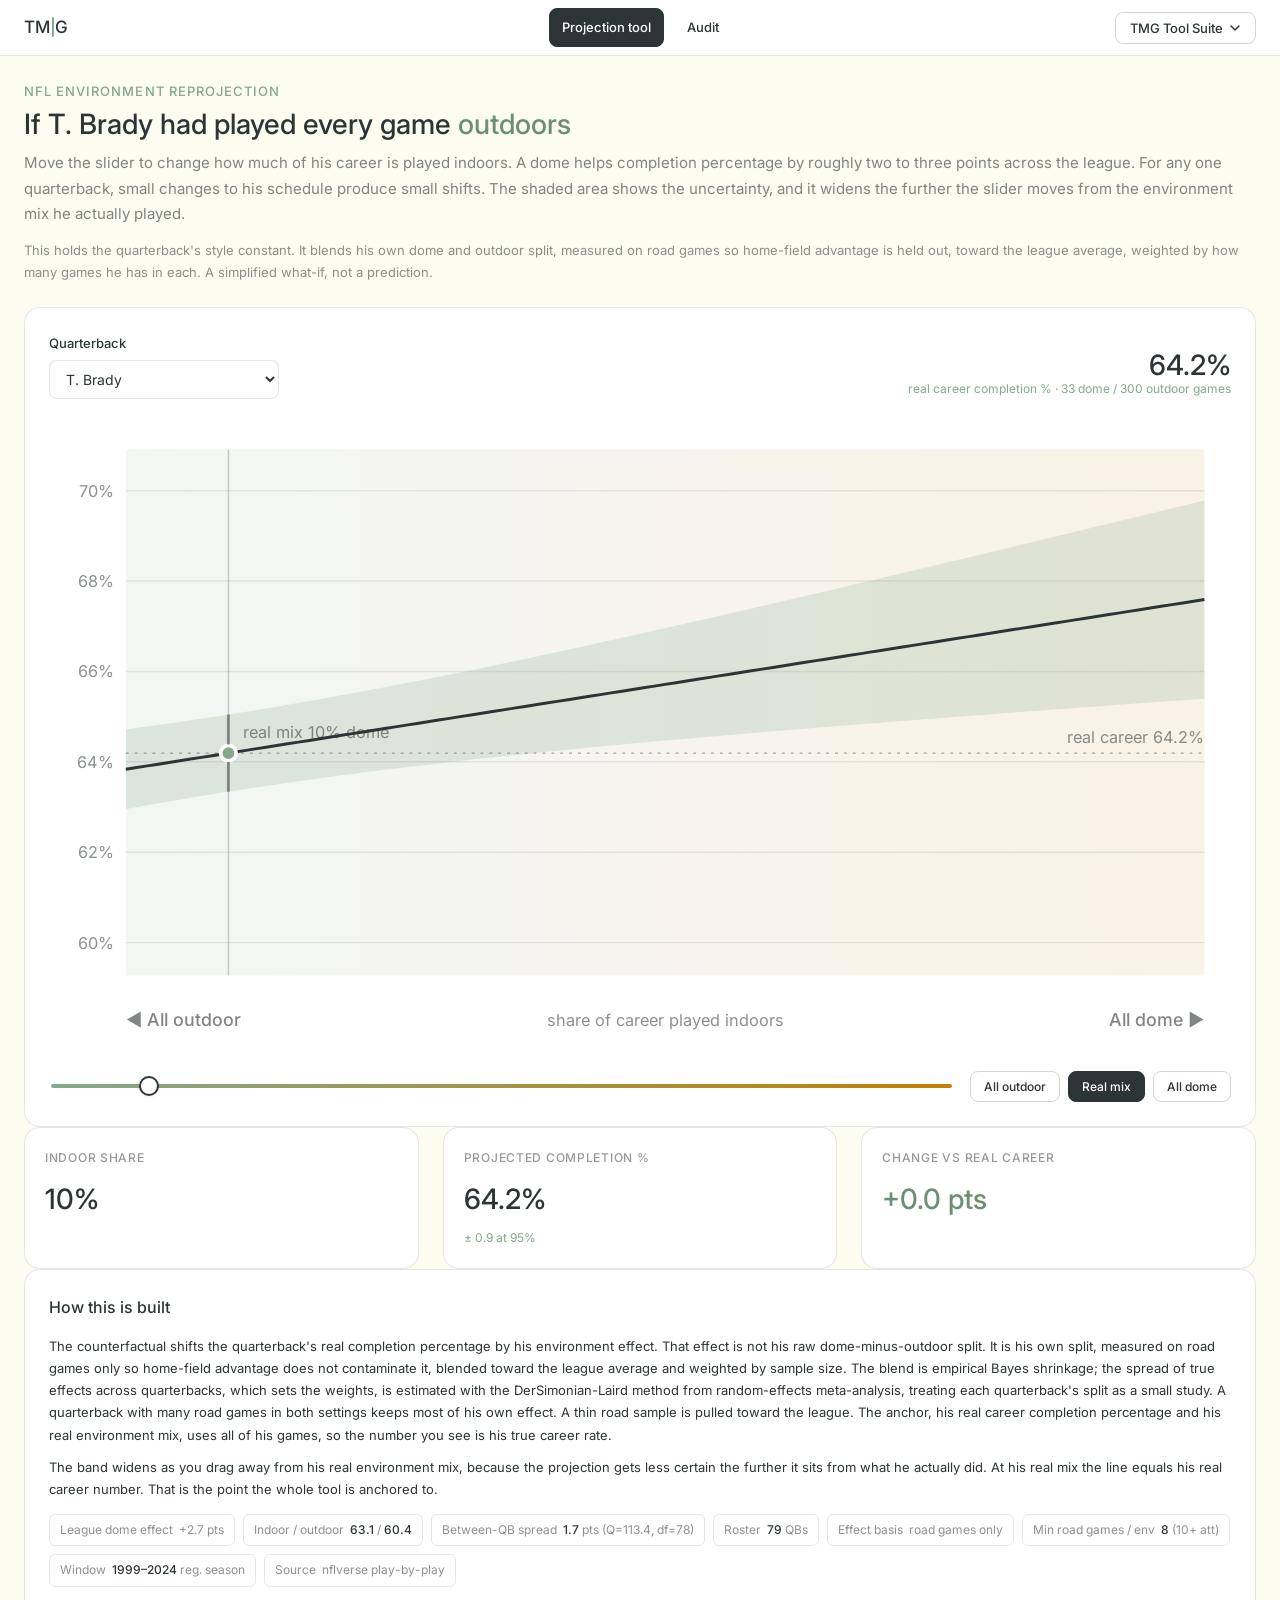
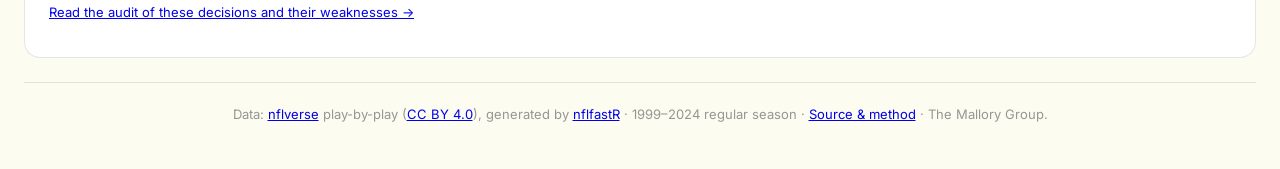
<file: index.html>
<!DOCTYPE html>
<html lang="en">
<head>
<meta charset="utf-8">
<meta name="viewport" content="width=device-width, initial-scale=1">
<title>NFL environment reprojection — The Mallory Group</title>
<link rel="preconnect" href="https://fonts.googleapis.com">
<link rel="preconnect" href="https://fonts.gstatic.com" crossorigin>
<link href="https://fonts.googleapis.com/css2?family=Inter:wght@400;500&display=swap" rel="stylesheet">

<!-- TMG design system v2.0 (tmg.css inlined for a self-contained file).
     To use the shared stylesheet instead, replace this whole <style> block with:
     <link rel="stylesheet" href="https://rmallorybpc.github.io/tmg-brand-guide/dist/tmg.css"> -->
<style id="tmg-system">
/* ============================================================
   TMG Design System — The Mallory Group
   dist/tmg.css — v2.0

   CDN usage (add to every repo <head>):
   <link rel="stylesheet" href="https://rmallorybpc.github.io/tmg-brand-guide/dist/tmg.css">

   Google Font (add above the CSS link):
   <link rel="preconnect" href="https://fonts.googleapis.com">
   <link href="https://fonts.googleapis.com/css2?family=Inter:wght@400;500&display=swap" rel="stylesheet">
   ============================================================ */


/* ── 1. Tokens ─────────────────────────────────────────────── */
:root {
  /* Palette */
  --tmg-cream:        #FDFCF0;
  --tmg-charcoal:     #2D3436;
  --tmg-sage:         #84A98C;
  --tmg-sage-hover:   #6B8F74;
  --tmg-white:        #FFFFFF;

  /* Semantic */
  --tmg-bg:           var(--tmg-cream);
  --tmg-text:         var(--tmg-charcoal);
  --tmg-accent:       var(--tmg-sage);
  --tmg-surface:      var(--tmg-white);

  /* Status */
  --tmg-success:      #2E8540;
  --tmg-warning:      #C47F00;
  --tmg-error:        #B00020;

  /* Borders */
  --tmg-border:       1px solid rgba(45, 52, 54, 0.12);
  --tmg-border-hover: 1px solid rgba(132, 169, 140, 0.50);

  /* Radii */
  --tmg-bento-radius: 16px;
  --tmg-nav-radius:   8px;
  --tmg-btn-radius:   8px;

  /* Spacing */
  --tmg-gap:          24px;
  --tmg-gap-sm:       12px;

  /* Elevation */
  --tmg-shadow-sm:    0 1px 3px rgba(45, 52, 54, 0.08);
  --tmg-shadow-md:    0 2px 8px rgba(45, 52, 54, 0.10);
}


/* ── 2. Reset & base ───────────────────────────────────────── */
*, *::before, *::after { box-sizing: border-box; }

body {
  background: var(--tmg-bg);
  color: var(--tmg-text);
  font-family: Inter, -apple-system, BlinkMacSystemFont, "Segoe UI", Roboto, "Helvetica Neue", Arial, sans-serif;
  font-size: 16px;
  line-height: 1.7;
  margin: 0;
}

:focus-visible {
  outline: 3px solid rgba(132, 169, 140, 0.40);
  outline-offset: 2px;
}

.sr-only {
  position: absolute; width: 1px; height: 1px; padding: 0;
  margin: -1px; overflow: hidden; clip: rect(0,0,0,0);
  white-space: nowrap; border: 0;
}


/* ── 3. Typography ─────────────────────────────────────────── */
.tmg-eyebrow    { font-size: 13px;  font-weight: 500; letter-spacing: 0.08em; text-transform: uppercase; color: var(--tmg-sage); margin: 0 0 4px; }
.tmg-h1         { font-size: 28px;  font-weight: 500; line-height: 1.3; color: var(--tmg-charcoal); margin: 0 0 8px; }
.tmg-h2         { font-size: 20px;  font-weight: 500; line-height: 1.3; color: var(--tmg-charcoal); margin: 0 0 6px; }
.tmg-h3         { font-size: 16px;  font-weight: 500; line-height: 1.3; color: var(--tmg-charcoal); margin: 0 0 6px; }
.tmg-body       { font-size: 16px;  font-weight: 400; line-height: 1.7; color: var(--tmg-charcoal); }
.tmg-body-sm    { font-size: 13px;  font-weight: 400; color: var(--tmg-charcoal); }
.tmg-label      { font-size: 13px;  font-weight: 500; color: var(--tmg-charcoal); }
.tmg-label-caps { font-size: 12px;  font-weight: 500; letter-spacing: 0.06em; text-transform: uppercase; color: rgba(45,52,54,0.50); }
.tmg-metric     { font-size: 28px;  font-weight: 500; color: var(--tmg-charcoal); }
.tmg-text-muted { color: rgba(45, 52, 54, 0.55); }
.tmg-text-accent{ color: var(--tmg-sage); }


/* ── 4. Navigation ─────────────────────────────────────────── */
.tmg-nav {
  position: sticky; top: 0; z-index: 100;
  background: var(--tmg-white); border-bottom: var(--tmg-border);
  padding: 0 24px; min-height: 56px;
  display: grid; grid-template-columns: 1fr auto 1fr;
  align-items: center; column-gap: 24px;
  overflow-x: auto;
}

.tmg-logo {
  justify-self: start;
  display: flex; align-items: center;
  font-size: 17px; font-weight: 500; letter-spacing: 0.02em;
  color: var(--tmg-charcoal); text-decoration: none;
}

.tmg-logo-divider {
  width: 2px; height: 20px;
  background: var(--tmg-sage); border-radius: 2px; margin: 0 1px;
}

.tmg-page-nav {
  justify-self: center;
  display: flex;
  align-items: center;
  gap: 10px;
}

.tmg-page-nav a {
  display: inline-flex;
  align-items: center;
  justify-content: center;
  padding: 7px 12px;
  border-radius: var(--tmg-btn-radius);
  border: 1px solid transparent;
  font-size: 13px;
  font-weight: 500;
  color: var(--tmg-charcoal);
  text-decoration: none;
  white-space: nowrap;
  transition: background 0.15s, border-color 0.15s, color 0.15s;
}

.tmg-page-nav a:hover {
  background: rgba(132,169,140,0.10);
  border-color: rgba(132,169,140,0.40);
  color: var(--tmg-sage-hover);
}

.tmg-page-nav a[aria-current="page"] {
  background: var(--tmg-charcoal);
  border-color: var(--tmg-charcoal);
  color: var(--tmg-white);
}

.tmg-dropdown-wrap { position: relative; justify-self: end; }

.tmg-dropdown-btn {
  background: transparent; border: 1px solid rgba(45,52,54,0.20);
  border-radius: var(--tmg-btn-radius); padding: 7px 14px;
  font-size: 13px; font-weight: 500; color: var(--tmg-charcoal);
  cursor: pointer; display: inline-flex; align-items: center; gap: 6px;
  white-space: nowrap;
  font-family: inherit; transition: background 0.15s;
}
.tmg-dropdown-btn:hover,
.tmg-dropdown-btn.open          { background: rgba(132,169,140,0.10); }
.tmg-dropdown-btn:focus-visible { outline: 3px solid rgba(132,169,140,0.35); outline-offset: 2px; }

.tmg-chevron { transition: transform 0.2s; flex-shrink: 0; }
.tmg-dropdown-btn.open .tmg-chevron { transform: rotate(180deg); }

.tmg-dropdown-menu {
  display: none; position: absolute; right: 0; top: calc(100% + 6px);
  background: var(--tmg-white); border: var(--tmg-border);
  border-radius: 10px; padding: 6px; min-width: 220px;
  z-index: 200; box-shadow: var(--tmg-shadow-md);
}
.tmg-dropdown-menu.open { display: block; }

.tmg-dropdown-menu a {
  display: block; padding: 8px 12px; border-radius: 6px;
  font-size: 13px; color: var(--tmg-charcoal); text-decoration: none;
  transition: background 0.12s, color 0.12s;
}
.tmg-dropdown-menu a:hover          { background: rgba(132,169,140,0.12); color: var(--tmg-sage-hover); }
.tmg-dropdown-menu a:focus-visible  { outline: 2px solid var(--tmg-sage); outline-offset: -2px; border-radius: 6px; }

@media (max-width: 900px) {
  .tmg-nav {
    grid-template-columns: auto 1fr auto;
    column-gap: 12px;
    padding: 0 16px;
  }

  .tmg-page-nav { gap: 8px; }

  .tmg-page-nav a,
  .tmg-dropdown-btn {
    font-size: 12px;
    padding: 6px 10px;
  }
}


/* ── 5. Layout ─────────────────────────────────────────────── */
.tmg-page {
  background: var(--tmg-bg);
  min-height: 100vh;
  padding: var(--tmg-gap);
}

.tmg-container {
  max-width: 1280px;
  margin: 0 auto;
}

.tmg-bento-grid {
  display: grid;
  grid-template-columns: repeat(auto-fit, minmax(280px, 1fr));
  gap: var(--tmg-gap);
}

.tmg-page-header { margin-bottom: var(--tmg-gap); }
.tmg-page-title  { font-size: 28px; font-weight: 500; color: var(--tmg-charcoal); margin: 0 0 8px; line-height: 1.3; }
.tmg-page-desc   { font-size: 15px; color: rgba(45,52,54,0.60); margin: 0; }

.tmg-footer {
  padding: 20px 24px; text-align: center;
  font-size: 13px; color: rgba(45,52,54,0.50);
  border-top: var(--tmg-border); margin-top: var(--tmg-gap);
}


/* ── 6. Cards ──────────────────────────────────────────────── */
.tmg-card {
  background: var(--tmg-white);
  border: var(--tmg-border);
  border-radius: var(--tmg-bento-radius);
  padding: 20px;
}

.tmg-card-wide {
  background: var(--tmg-white);
  border: var(--tmg-border);
  border-radius: var(--tmg-bento-radius);
  padding: 24px;
  grid-column: 1 / -1;
}

.tmg-card-label { font-size: 12px; font-weight: 500; text-transform: uppercase; letter-spacing: 0.06em; color: rgba(45,52,54,0.50); margin: 0 0 8px; }
.tmg-card-title { font-size: 16px; font-weight: 500; color: var(--tmg-charcoal); margin: 0 0 14px; }
.tmg-card-value { font-size: 28px; font-weight: 500; color: var(--tmg-charcoal); margin: 0 0 4px; }
.tmg-card-sub   { font-size: 12px; color: var(--tmg-sage); margin: 0; }
.tmg-trend-up   { color: var(--tmg-success); font-size: 13px; font-weight: 500; }
.tmg-trend-down { color: var(--tmg-error);   font-size: 13px; font-weight: 500; }


/* ── 7. Buttons ────────────────────────────────────────────── */
.tmg-btn {
  background: var(--tmg-charcoal); color: var(--tmg-white);
  border: none; border-radius: var(--tmg-btn-radius);
  padding: 10px 16px; font-size: 13px; font-weight: 500;
  cursor: pointer; display: inline-flex; align-items: center; gap: 6px;
  font-family: inherit; transition: background 0.15s;
}
.tmg-btn:hover          { background: #3D4446; }
.tmg-btn:active         { transform: scale(0.98); }
.tmg-btn:focus-visible  { outline: 3px solid rgba(45,52,54,0.20); outline-offset: 2px; }

.tmg-btn-ghost {
  background: transparent; color: var(--tmg-charcoal);
  border: 1px solid rgba(45,52,54,0.20); border-radius: var(--tmg-btn-radius);
  padding: 10px 16px; font-size: 13px; font-weight: 500;
  cursor: pointer; display: inline-flex; align-items: center; gap: 6px;
  font-family: inherit; transition: border-color 0.15s, color 0.15s;
}
.tmg-btn-ghost:hover         { border-color: var(--tmg-sage); color: var(--tmg-sage-hover); }
.tmg-btn-ghost:active        { transform: scale(0.98); }
.tmg-btn-ghost:focus-visible { outline: 3px solid rgba(132,169,140,0.35); outline-offset: 2px; }


/* ── 8. Tables ─────────────────────────────────────────────── */
.tmg-table { width: 100%; border-collapse: collapse; font-size: 13px; }

.tmg-table th {
  background: rgba(132,169,140,0.15); color: var(--tmg-charcoal);
  font-weight: 500; font-size: 12px; text-transform: uppercase;
  letter-spacing: 0.04em; padding: 9px 14px; text-align: left;
  border-bottom: 1px solid rgba(132,169,140,0.25);
}

.tmg-table td {
  padding: 9px 14px;
  border-bottom: 1px solid rgba(45,52,54,0.07);
  color: var(--tmg-charcoal);
}

.tmg-table tr:last-child td { border-bottom: none; }
.tmg-table tr:hover td      { background: rgba(132,169,140,0.04); }


/* ── 9. Form inputs ────────────────────────────────────────── */
.tmg-input,
.tmg-select,
.tmg-textarea {
  width: 100%; background: var(--tmg-white); color: var(--tmg-charcoal);
  border: var(--tmg-border); border-radius: var(--tmg-btn-radius);
  padding: 9px 12px; font-size: 14px; font-family: inherit;
  transition: border-color 0.15s, box-shadow 0.15s; box-sizing: border-box;
}
.tmg-input:focus,
.tmg-select:focus,
.tmg-textarea:focus {
  outline: none; border-color: var(--tmg-sage);
  box-shadow: 0 0 0 3px rgba(132,169,140,0.15);
}
.tmg-input::placeholder { color: rgba(45,52,54,0.35); }

.tmg-field-label {
  display: block; font-size: 13px; font-weight: 500;
  color: var(--tmg-charcoal); margin-bottom: 6px;
}

</style>

<!-- Page-specific styles. No body background, color, or font-family here: tmg.css owns those. -->
<style>
  .env       { color: var(--tmg-warning); }   /* dome */
  .env.out   { color: var(--tmg-sage-hover); } /* outdoor */

  .assume { font-size: 13px; color: rgba(45,52,54,0.55); margin: 12px 0 0; }

  .controls { display: flex; flex-wrap: wrap; gap: 16px 24px; align-items: flex-end; margin-bottom: 18px; }
  .field    { min-width: 230px; }
  .real     { margin-left: auto; text-align: right; }
  .real #real-comp { line-height: 1; }
  @media (max-width: 560px){ .real { margin-left: 0; text-align: left; } }

  svg#chart { display: block; width: 100%; height: auto; }
  .axlabel { font-family: Inter, sans-serif; font-size: 11px; fill: rgba(45,52,54,0.55); }
  .axend   { font-family: Inter, sans-serif; font-weight: 500; font-size: 12px; fill: rgba(45,52,54,0.60); }
  .reftext { font-family: Inter, sans-serif; font-size: 11px; fill: rgba(45,52,54,0.55); }

  .sliderrow { display: flex; align-items: center; gap: 16px; flex-wrap: wrap; margin-top: 18px; }
  #slider {
    -webkit-appearance: none; appearance: none; flex: 1; min-width: 180px;
    height: 4px; border-radius: 3px; cursor: pointer;
    background: linear-gradient(90deg, var(--tmg-sage), var(--tmg-warning));
  }
  #slider::-webkit-slider-thumb {
    -webkit-appearance: none; width: 20px; height: 20px; border-radius: 50%;
    background: #fff; border: 2px solid var(--tmg-charcoal); box-shadow: var(--tmg-shadow-sm); cursor: pointer;
  }
  #slider::-moz-range-thumb {
    width: 20px; height: 20px; border-radius: 50%;
    background: #fff; border: 2px solid var(--tmg-charcoal); cursor: pointer;
  }
  .chips { display: flex; gap: 8px; flex-wrap: wrap; }
  .chip  { padding: 7px 13px; font-size: 12px; }
  .chip[aria-pressed="true"] { background: var(--tmg-charcoal); color: #fff; border-color: var(--tmg-charcoal); }

  #ro-delta { color: var(--tmg-sage-hover); }

  .facts { display: flex; flex-wrap: wrap; gap: 8px; margin-top: 14px; }
  .fact  { font-size: 12px; color: rgba(45,52,54,0.55); border: var(--tmg-border); border-radius: 6px; padding: 5px 10px; }
  .fact b { color: var(--tmg-charcoal); font-weight: 500; }

  .method-note { margin-top: 0; }
  .method-note p { margin: 0 0 10px; }
</style>
</head>
<body>

<nav class="tmg-nav" role="banner">
  <div class="tmg-logo" aria-label="The Mallory Group">
    <span>TM</span>
    <div class="tmg-logo-divider" aria-hidden="true"></div>
    <span>G</span>
  </div>
  <div class="tmg-page-nav" aria-label="Page navigation">
    <a href="index.html" aria-current="page">Projection tool</a>
    <a href="audit.html">Audit</a>
  </div>
  <div class="tmg-dropdown-wrap">
    <button class="tmg-dropdown-btn" id="tmgDdBtn"
            aria-haspopup="true" aria-expanded="false" aria-controls="tmgDdMenu">
      TMG Tool Suite
      <svg class="tmg-chevron" viewBox="0 0 12 12" fill="none" width="12" height="12" aria-hidden="true">
        <path d="M2 4l4 4 4-4" stroke="currentColor" stroke-width="1.5" stroke-linecap="round"/>
      </svg>
    </button>
    <div class="tmg-dropdown-menu" id="tmgDdMenu" role="menu">
      <a href="https://rmallorybpc.github.io/nhl-free-agency-research/welcome.html" target="_blank" rel="noreferrer" role="menuitem">NHL Free Agency Research</a>
      <a href="https://rmallorybpc.github.io/nflanalysis/dashboard/src/findings.html?season=2022&team_id=PHI" target="_blank" rel="noreferrer" role="menuitem">NFL Analysis</a>
      <a href="https://rmallorybpc.github.io/nba-research-project/" target="_blank" rel="noreferrer" role="menuitem">NBA Supermax Research</a>
      <a href="https://rmallorybpc.github.io/nhl-play-for-contract/" target="_blank" rel="noreferrer" role="menuitem">NHL Play for Contract</a>
      <a href="https://rmallorybpc.github.io/talent-portability-research/" target="_blank" rel="noreferrer" role="menuitem">Talent Portability Research</a>
      <a href="https://rmallorybpc.github.io/external-hire-premium/" target="_blank" rel="noreferrer" role="menuitem">External Hire Premium</a>
      <a href="https://rmallorybpc.github.io/nfl-coach-continuity/" target="_blank" rel="noreferrer" role="menuitem">NFL Coach Continuity</a>
      <a href="https://rmallorybpc.github.io/recipes/" target="_blank" rel="noreferrer" role="menuitem">Recipe Book</a>
      <a href="https://rmallorybpc.github.io/pdf-multi-agent-analysis/" target="_blank" rel="noreferrer" role="menuitem">PDF Multi-Agent Analysis</a>
      <a href="https://content-integrity-audit.pages.dev/" target="_blank" rel="noreferrer" role="menuitem">Content Integrity</a>
      <a href="https://rmallorybpc.github.io/housing-market-intel/" target="_blank" rel="noreferrer" role="menuitem">Housing Market Intel</a>
      <a href="https://rmallorybpc.github.io/real-estate-report/" target="_blank" rel="noreferrer" role="menuitem">Real Estate Report</a>
    </div>
  </div>
</nav>

<div class="tmg-page tmg-container">

  <div class="tmg-page-header">
    <p class="tmg-eyebrow">NFL environment reprojection</p>
    <h1 class="tmg-page-title" id="headline">If <span id="hl-name">Tom Brady</span> had played every game <span id="hl-env" class="env">in a dome</span></h1>
    <p class="tmg-page-desc">Move the slider to change how much of his career is played indoors. A dome helps completion percentage by roughly two to three points across the league. For any one quarterback, small changes to his schedule produce small shifts. The shaded area shows the uncertainty, and it widens the further the slider moves from the environment mix he actually played.</p>
    <p class="assume">This holds the quarterback's style constant. It blends his own dome and outdoor split, measured on road games so home-field advantage is held out, toward the league average, weighted by how many games he has in each. A simplified what-if, not a prediction.</p>
  </div>

  <div class="tmg-card-wide" role="region" aria-label="Counterfactual completion chart">
    <div class="controls">
      <div class="field">
        <label class="tmg-field-label" for="qb">Quarterback</label>
        <select id="qb" class="tmg-select" aria-label="Choose a quarterback"></select>
      </div>
      <div class="real">
        <div class="tmg-metric" id="real-comp">--</div>
        <div class="tmg-card-sub" id="real-sub">real career completion %</div>
      </div>
    </div>
    <svg id="chart" viewBox="0 0 800 430" role="img" aria-label="Projected completion percentage across environment mix, with an uncertainty band that narrows at the quarterback's real environment mix"></svg>
    <div class="sliderrow">
      <input id="slider" type="range" min="0" max="100" value="50" step="1" aria-label="Share of career played indoors">
      <div class="chips" role="group" aria-label="Quick set environment">
        <button class="chip tmg-btn-ghost" data-set="out">All outdoor</button>
        <button class="chip tmg-btn-ghost" data-set="real">Real mix</button>
        <button class="chip tmg-btn-ghost" data-set="dome">All dome</button>
      </div>
    </div>
  </div>

  <div class="tmg-bento-grid">
    <div class="tmg-card" role="group" aria-label="Indoor share">
      <div class="tmg-card-label">Indoor share</div>
      <div class="tmg-card-value" id="ro-share">--</div>
    </div>
    <div class="tmg-card" role="group" aria-label="Projected completion percentage">
      <div class="tmg-card-label">Projected completion %</div>
      <div class="tmg-card-value" id="ro-proj">--</div>
      <div class="tmg-card-sub" id="ro-band"></div>
    </div>
    <div class="tmg-card" role="group" aria-label="Change versus real career">
      <div class="tmg-card-label">Change vs real career</div>
      <div class="tmg-card-value" id="ro-delta">--</div>
    </div>
  </div>

  <div class="tmg-card-wide method-note">
    <h2 class="tmg-card-title">How this is built</h2>
    <p class="tmg-body-sm">The counterfactual shifts the quarterback's real completion percentage by his environment effect. That effect is not his raw dome-minus-outdoor split. It is his own split, measured on road games only so home-field advantage does not contaminate it, blended toward the league average and weighted by sample size. The blend is empirical Bayes shrinkage; the spread of true effects across quarterbacks, which sets the weights, is estimated with the DerSimonian-Laird method from random-effects meta-analysis, treating each quarterback's split as a small study. A quarterback with many road games in both settings keeps most of his own effect. A thin road sample is pulled toward the league. The anchor, his real career completion percentage and his real environment mix, uses all of his games, so the number you see is his true career rate.</p>
    <p class="tmg-body-sm">The band widens as you drag away from his real environment mix, because the projection gets less certain the further it sits from what he actually did. At his real mix the line equals his real career number. That is the point the whole tool is anchored to.</p>
    <div class="facts" id="facts"><span class="fact">League dome effect &nbsp;+2.7 pts</span><span class="fact">Indoor / outdoor &nbsp;<b>63.1</b> / <b>60.4</b></span><span class="fact">Between-QB spread &nbsp;<b>1.7</b> pts (Q=113.4, df=78)</span><span class="fact">Roster &nbsp;<b>79</b> QBs</span><span class="fact">Effect basis &nbsp;road games only</span><span class="fact">Min road games / env &nbsp;<b>8</b> (10+ att)</span><span class="fact">Window &nbsp;<b>1999&ndash;2024</b> reg. season</span><span class="fact">Source &nbsp;nflverse play-by-play</span></div>
    <p class="tmg-body-sm" style="margin-top:14px"><a href="audit.html">Read the audit of these decisions and their weaknesses &#8594;</a></p>
  </div>

  <footer class="tmg-footer">Data: <a href="https://github.com/nflverse/nflverse-data" target="_blank" rel="noreferrer">nflverse</a> play-by-play (<a href="https://creativecommons.org/licenses/by/4.0/" target="_blank" rel="noreferrer">CC BY 4.0</a>), generated by <a href="https://www.nflfastr.com/" target="_blank" rel="noreferrer">nflfastR</a> &middot; 1999&ndash;2024 regular season &middot; <a href="https://github.com/rmallorybpc/nfl-environment-reprojection" target="_blank" rel="noreferrer">Source &amp; method</a> &middot; The Mallory Group.</footer>
</div>

<script>
// TMG global nav dropdown (brand guide section 6)
(function () {
  const btn  = document.getElementById('tmgDdBtn');
  const menu = document.getElementById('tmgDdMenu');
  if (!btn || !menu) return;
  btn.addEventListener('click', function (e) {
    e.stopPropagation();
    const isOpen = menu.classList.toggle('open');
    btn.classList.toggle('open', isOpen);
    btn.setAttribute('aria-expanded', String(isOpen));
  });
  document.addEventListener('click', function () {
    menu.classList.remove('open'); btn.classList.remove('open');
    btn.setAttribute('aria-expanded', 'false');
  });
  document.addEventListener('keydown', function (e) {
    if (e.key === 'Escape') {
      menu.classList.remove('open'); btn.classList.remove('open');
      btn.setAttribute('aria-expanded', 'false'); btn.focus();
    }
  });
})();
</script>

<script>
const MODEL = {
 "meta": {
  "season_start": 1999,
  "season_end": 2024,
  "min_att_per_game": 10,
  "min_games_per_env": 8,
  "road_only": true,
  "season_type": "regular season",
  "n_players": 79
 },
 "league": {
  "c_in": 0.6306,
  "c_out": 0.60399,
  "d_league": 0.02661,
  "var_between": 0.00028615482370681727,
  "sd_between": 0.01692,
  "Q": 113.4,
  "Q_df": 78
 },
 "players": [
  {
   "id": "00-0019596",
   "name": "T.Brady",
   "c_all": 0.64193,
   "p_in": 0.0951,
   "c_in_obs": 0.67857,
   "c_out_obs": 0.63193,
   "d_obs": 0.04664,
   "d_hat": 0.03756,
   "se_dhat": 0.01139,
   "se_c_all": 0.00436,
   "w": 0.547,
   "games_in": 33,
   "games_out": 300,
   "rd_in": 33,
   "rd_out": 134
  },
  {
   "id": "00-0020531",
   "name": "D.Brees",
   "c_all": 0.67588,
   "p_in": 0.5577,
   "c_in_obs": 0.68161,
   "c_out_obs": 0.66004,
   "d_obs": 0.02157,
   "d_hat": 0.02366,
   "se_dhat": 0.01088,
   "se_c_all": 0.00455,
   "w": 0.586,
   "games_in": 153,
   "games_out": 131,
   "rd_in": 39,
   "rd_out": 101
  },
  {
   "id": "00-0010346",
   "name": "P.Manning",
   "c_all": 0.65701,
   "p_in": 0.4086,
   "c_in_obs": 0.69055,
   "c_out_obs": 0.64424,
   "d_obs": 0.04631,
   "d_hat": 0.03501,
   "se_dhat": 0.01281,
   "se_c_all": 0.00506,
   "w": 0.426,
   "games_in": 104,
   "games_out": 142,
   "rd_in": 18,
   "rd_out": 106
  },
  {
   "id": "00-0022924",
   "name": "B.Roethlisberger",
   "c_all": 0.64107,
   "p_in": 0.0755,
   "c_in_obs": 0.66459,
   "c_out_obs": 0.63008,
   "d_obs": 0.03451,
   "d_hat": 0.02985,
   "se_dhat": 0.01299,
   "se_c_all": 0.00521,
   "w": 0.41,
   "games_in": 20,
   "games_out": 229,
   "rd_in": 20,
   "rd_out": 105
  },
  {
   "id": "00-0026143",
   "name": "M.Ryan",
   "c_all": 0.65323,
   "p_in": 0.5673,
   "c_in_obs": 0.64116,
   "c_out_obs": 0.6388,
   "d_obs": 0.00236,
   "d_hat": 0.01344,
   "se_dhat": 0.01143,
   "se_c_all": 0.00517,
   "w": 0.543,
   "games_in": 132,
   "games_out": 100,
   "rd_in": 36,
   "rd_out": 84
  },
  {
   "id": "00-0023459",
   "name": "A.Rodgers",
   "c_all": 0.64847,
   "p_in": 0.1752,
   "c_in_obs": 0.66068,
   "c_out_obs": 0.62152,
   "d_obs": 0.03915,
   "d_hat": 0.03343,
   "se_dhat": 0.01142,
   "se_c_all": 0.00525,
   "w": 0.544,
   "games_in": 42,
   "games_out": 198,
   "rd_in": 42,
   "rd_out": 80
  },
  {
   "id": "00-0026498",
   "name": "M.Stafford",
   "c_all": 0.63089,
   "p_in": 0.661,
   "c_in_obs": 0.63572,
   "c_out_obs": 0.61804,
   "d_obs": 0.01768,
   "d_hat": 0.02199,
   "se_dhat": 0.01175,
   "se_c_all": 0.00533,
   "w": 0.517,
   "games_in": 146,
   "games_out": 75,
   "rd_in": 35,
   "rd_out": 75
  },
  {
   "id": "00-0022942",
   "name": "P.Rivers",
   "c_all": 0.64687,
   "p_in": 0.0956,
   "c_in_obs": 0.64188,
   "c_out_obs": 0.63908,
   "d_obs": 0.0028,
   "d_hat": 0.01809,
   "se_dhat": 0.01356,
   "se_c_all": 0.00529,
   "w": 0.358,
   "games_in": 22,
   "games_out": 219,
   "rd_in": 14,
   "rd_out": 106
  },
  {
   "id": "00-0022803",
   "name": "E.Manning",
   "c_all": 0.60209,
   "p_in": 0.1287,
   "c_in_obs": 0.65583,
   "c_out_obs": 0.59234,
   "d_obs": 0.06349,
   "d_hat": 0.04467,
   "se_dhat": 0.01209,
   "se_c_all": 0.00543,
   "w": 0.49,
   "games_in": 29,
   "games_out": 205,
   "rd_in": 29,
   "rd_out": 87
  },
  {
   "id": "00-0026158",
   "name": "J.Flacco",
   "c_all": 0.61534,
   "p_in": 0.0998,
   "c_in_obs": 0.58639,
   "c_out_obs": 0.60932,
   "d_obs": -0.02293,
   "d_hat": 0.00872,
   "se_dhat": 0.01352,
   "se_c_all": 0.00592,
   "w": 0.361,
   "games_in": 18,
   "games_out": 173,
   "rd_in": 15,
   "rd_out": 80
  },
  {
   "id": "00-0005106",
   "name": "B.Favre",
   "c_all": 0.61911,
   "p_in": 0.2348,
   "c_in_obs": 0.65478,
   "c_out_obs": 0.60235,
   "d_obs": 0.05243,
   "d_hat": 0.0388,
   "se_dhat": 0.01229,
   "se_c_all": 0.00606,
   "w": 0.472,
   "games_in": 41,
   "games_out": 146,
   "rd_in": 28,
   "rd_out": 66
  },
  {
   "id": "00-0021429",
   "name": "C.Palmer",
   "c_all": 0.62286,
   "p_in": 0.2695,
   "c_in_obs": 0.62416,
   "c_out_obs": 0.6133,
   "d_obs": 0.01086,
   "d_hat": 0.02079,
   "se_dhat": 0.01343,
   "se_c_all": 0.0061,
   "w": 0.37,
   "games_in": 47,
   "games_out": 133,
   "rd_in": 17,
   "rd_out": 72
  },
  {
   "id": "00-0029263",
   "name": "R.Wilson",
   "c_all": 0.64432,
   "p_in": 0.1641,
   "c_in_obs": 0.64813,
   "c_out_obs": 0.65073,
   "d_obs": -0.0026,
   "d_hat": 0.01322,
   "se_dhat": 0.01245,
   "se_c_all": 0.00617,
   "w": 0.458,
   "games_in": 33,
   "games_out": 166,
   "rd_in": 33,
   "rd_out": 68
  },
  {
   "id": "00-0031280",
   "name": "D.Carr",
   "c_all": 0.64817,
   "p_in": 0.3268,
   "c_in_obs": 0.64387,
   "c_out_obs": 0.6333,
   "d_obs": 0.01057,
   "d_hat": 0.02021,
   "se_dhat": 0.01311,
   "se_c_all": 0.00627,
   "w": 0.399,
   "games_in": 57,
   "games_out": 111,
   "rd_in": 22,
   "rd_out": 64
  },
  {
   "id": "00-0029604",
   "name": "K.Cousins",
   "c_all": 0.66608,
   "p_in": 0.4579,
   "c_in_obs": 0.67625,
   "c_out_obs": 0.64829,
   "d_obs": 0.02796,
   "d_hat": 0.02719,
   "se_dhat": 0.01281,
   "se_c_all": 0.00628,
   "w": 0.426,
   "games_in": 74,
   "games_out": 87,
   "rd_in": 23,
   "rd_out": 57
  },
  {
   "id": "00-0027973",
   "name": "A.Dalton",
   "c_all": 0.62489,
   "p_in": 0.1551,
   "c_in_obs": 0.6673,
   "c_out_obs": 0.61445,
   "d_obs": 0.05285,
   "d_hat": 0.03591,
   "se_dhat": 0.01359,
   "se_c_all": 0.00646,
   "w": 0.355,
   "games_in": 27,
   "games_out": 142,
   "rd_in": 15,
   "rd_out": 69
  },
  {
   "id": "00-0011022",
   "name": "D.McNabb",
   "c_all": 0.58821,
   "p_in": 0.0933,
   "c_in_obs": 0.61205,
   "c_out_obs": 0.57578,
   "d_obs": 0.03626,
   "d_hat": 0.02947,
   "se_dhat": 0.0142,
   "se_c_all": 0.00671,
   "w": 0.296,
   "games_in": 15,
   "games_out": 147,
   "rd_in": 12,
   "rd_out": 68
  },
  {
   "id": "00-0007091",
   "name": "M.Hasselbeck",
   "c_all": 0.60393,
   "p_in": 0.1975,
   "c_in_obs": 0.62346,
   "c_out_obs": 0.58306,
   "d_obs": 0.0404,
   "d_hat": 0.03257,
   "se_dhat": 0.01275,
   "se_c_all": 0.00673,
   "w": 0.432,
   "games_in": 31,
   "games_out": 132,
   "rd_in": 29,
   "rd_out": 57
  },
  {
   "id": "00-0023436",
   "name": "A.Smith",
   "c_all": 0.62474,
   "p_in": 0.1555,
   "c_in_obs": 0.63197,
   "c_out_obs": 0.61737,
   "d_obs": 0.0146,
   "d_hat": 0.02169,
   "se_dhat": 0.013,
   "se_c_all": 0.00672,
   "w": 0.41,
   "games_in": 27,
   "games_out": 143,
   "rd_in": 27,
   "rd_out": 61
  },
  {
   "id": "00-0023682",
   "name": "R.Fitzpatrick",
   "c_all": 0.6066,
   "p_in": 0.1875,
   "c_in_obs": 0.60963,
   "c_out_obs": 0.6028,
   "d_obs": 0.00684,
   "d_hat": 0.01959,
   "se_dhat": 0.01358,
   "se_c_all": 0.00689,
   "w": 0.355,
   "games_in": 30,
   "games_out": 125,
   "rd_in": 19,
   "rd_out": 60
  },
  {
   "id": "00-0024226",
   "name": "J.Cutler",
   "c_all": 0.61722,
   "p_in": 0.1441,
   "c_in_obs": 0.62006,
   "c_out_obs": 0.60536,
   "d_obs": 0.0147,
   "d_hat": 0.02212,
   "se_dhat": 0.01335,
   "se_c_all": 0.00693,
   "w": 0.378,
   "games_in": 21,
   "games_out": 128,
   "rd_in": 21,
   "rd_out": 50
  },
  {
   "id": "00-0029701",
   "name": "R.Tannehill",
   "c_all": 0.64158,
   "p_in": 0.1052,
   "c_in_obs": 0.63347,
   "c_out_obs": 0.64259,
   "d_obs": -0.00912,
   "d_hat": 0.01488,
   "se_dhat": 0.01386,
   "se_c_all": 0.00694,
   "w": 0.328,
   "games_in": 17,
   "games_out": 135,
   "rd_in": 17,
   "rd_out": 57
  },
  {
   "id": "00-0003292",
   "name": "K.Collins",
   "c_all": 0.5691,
   "p_in": 0.1086,
   "c_in_obs": 0.63229,
   "c_out_obs": 0.55829,
   "d_obs": 0.074,
   "d_hat": 0.04109,
   "se_dhat": 0.0141,
   "se_c_all": 0.0072,
   "w": 0.306,
   "games_in": 16,
   "games_out": 123,
   "rd_in": 14,
   "rd_out": 57
  },
  {
   "id": "00-0033106",
   "name": "J.Goff",
   "c_all": 0.6533,
   "p_in": 0.4743,
   "c_in_obs": 0.66878,
   "c_out_obs": 0.62193,
   "d_obs": 0.04685,
   "d_hat": 0.03462,
   "se_dhat": 0.01315,
   "se_c_all": 0.00697,
   "w": 0.396,
   "games_in": 64,
   "games_out": 70,
   "rd_in": 23,
   "rd_out": 43
  },
  {
   "id": "00-0027939",
   "name": "C.Newton",
   "c_all": 0.59719,
   "p_in": 0.1875,
   "c_in_obs": 0.61593,
   "c_out_obs": 0.5863,
   "d_obs": 0.02963,
   "d_hat": 0.02779,
   "se_dhat": 0.01321,
   "se_c_all": 0.00732,
   "w": 0.39,
   "games_in": 27,
   "games_out": 118,
   "rd_in": 27,
   "rd_out": 44
  },
  {
   "id": "00-0021678",
   "name": "T.Romo",
   "c_all": 0.65119,
   "p_in": 0.3922,
   "c_in_obs": 0.6768,
   "c_out_obs": 0.64475,
   "d_obs": 0.03204,
   "d_hat": 0.02814,
   "se_dhat": 0.01434,
   "se_c_all": 0.00724,
   "w": 0.281,
   "games_in": 48,
   "games_out": 78,
   "rd_in": 11,
   "rd_out": 53
  },
  {
   "id": "00-0009311",
   "name": "J.Kitna",
   "c_all": 0.60061,
   "p_in": 0.3526,
   "c_in_obs": 0.6618,
   "c_out_obs": 0.58978,
   "d_obs": 0.07202,
   "d_hat": 0.04098,
   "se_dhat": 0.01399,
   "se_c_all": 0.00753,
   "w": 0.316,
   "games_in": 44,
   "games_out": 82,
   "rd_in": 14,
   "rd_out": 49
  },
  {
   "id": "00-0033873",
   "name": "P.Mahomes",
   "c_all": 0.66412,
   "p_in": 0.1442,
   "c_in_obs": 0.68159,
   "c_out_obs": 0.67425,
   "d_obs": 0.00734,
   "d_hat": 0.01966,
   "se_dhat": 0.01352,
   "se_c_all": 0.0073,
   "w": 0.361,
   "games_in": 15,
   "games_out": 97,
   "rd_in": 15,
   "rd_out": 42
  },
  {
   "id": "00-0033077",
   "name": "D.Prescott",
   "c_all": 0.66571,
   "p_in": 0.5719,
   "c_in_obs": 0.68593,
   "c_out_obs": 0.64935,
   "d_obs": 0.03658,
   "d_hat": 0.02958,
   "se_dhat": 0.01418,
   "se_c_all": 0.00731,
   "w": 0.298,
   "games_in": 71,
   "games_out": 50,
   "rd_in": 13,
   "rd_out": 47
  },
  {
   "id": "00-0017200",
   "name": "K.Warner",
   "c_all": 0.65444,
   "p_in": 0.4406,
   "c_in_obs": 0.65764,
   "c_out_obs": 0.64072,
   "d_obs": 0.01692,
   "d_hat": 0.02341,
   "se_dhat": 0.01384,
   "se_c_all": 0.00751,
   "w": 0.331,
   "games_in": 55,
   "games_out": 62,
   "rd_in": 19,
   "rd_out": 46
  },
  {
   "id": "00-0005755",
   "name": "J.Garcia",
   "c_all": 0.61421,
   "p_in": 0.1943,
   "c_in_obs": 0.62081,
   "c_out_obs": 0.61293,
   "d_obs": 0.00788,
   "d_hat": 0.02045,
   "se_dhat": 0.01386,
   "se_c_all": 0.00805,
   "w": 0.329,
   "games_in": 23,
   "games_out": 94,
   "rd_in": 19,
   "rd_out": 38
  },
  {
   "id": "00-0034857",
   "name": "J.Allen",
   "c_all": 0.63054,
   "p_in": 0.1301,
   "c_in_obs": 0.66368,
   "c_out_obs": 0.62991,
   "d_obs": 0.03377,
   "d_hat": 0.02877,
   "se_dhat": 0.01413,
   "se_c_all": 0.00801,
   "w": 0.302,
   "games_in": 15,
   "games_out": 94,
   "rd_in": 14,
   "rd_out": 40
  },
  {
   "id": "00-0034855",
   "name": "B.Mayfield",
   "c_all": 0.63126,
   "p_in": 0.1674,
   "c_in_obs": 0.66012,
   "c_out_obs": 0.60887,
   "d_obs": 0.05124,
   "d_hat": 0.03425,
   "se_dhat": 0.01405,
   "se_c_all": 0.00825,
   "w": 0.31,
   "games_in": 18,
   "games_out": 88,
   "rd_in": 16,
   "rd_out": 38
  },
  {
   "id": "00-0011024",
   "name": "S.McNair",
   "c_all": 0.61349,
   "p_in": 0.073,
   "c_in_obs": 0.65462,
   "c_out_obs": 0.59472,
   "d_obs": 0.0599,
   "d_hat": 0.03363,
   "se_dhat": 0.01503,
   "se_c_all": 0.00834,
   "w": 0.211,
   "games_in": 9,
   "games_out": 103,
   "rd_in": 9,
   "rd_out": 48
  },
  {
   "id": "00-0008442",
   "name": "B.Johnson",
   "c_all": 0.61343,
   "p_in": 0.2455,
   "c_in_obs": 0.59615,
   "c_out_obs": 0.61506,
   "d_obs": -0.01891,
   "d_hat": 0.01357,
   "se_dhat": 0.01429,
   "se_c_all": 0.00837,
   "w": 0.287,
   "games_in": 26,
   "games_out": 76,
   "rd_in": 14,
   "rd_out": 37
  },
  {
   "id": "00-0032950",
   "name": "C.Wentz",
   "c_all": 0.62086,
   "p_in": 0.177,
   "c_in_obs": 0.64456,
   "c_out_obs": 0.59798,
   "d_obs": 0.04658,
   "d_hat": 0.0319,
   "se_dhat": 0.0145,
   "se_c_all": 0.00838,
   "w": 0.265,
   "games_in": 18,
   "games_out": 77,
   "rd_in": 11,
   "rd_out": 37
  },
  {
   "id": "00-0029668",
   "name": "A.Luck",
   "c_all": 0.60478,
   "p_in": 0.4487,
   "c_in_obs": 0.55758,
   "c_out_obs": 0.60583,
   "d_obs": -0.04826,
   "d_hat": 0.00894,
   "se_dhat": 0.01479,
   "se_c_all": 0.0085,
   "w": 0.236,
   "games_in": 40,
   "games_out": 46,
   "rd_in": 9,
   "rd_out": 34
  },
  {
   "id": "00-0022787",
   "name": "M.Schaub",
   "c_all": 0.64132,
   "p_in": 0.4196,
   "c_in_obs": 0.62069,
   "c_out_obs": 0.64877,
   "d_obs": -0.02808,
   "d_hat": 0.01274,
   "se_dhat": 0.01461,
   "se_c_all": 0.00835,
   "w": 0.254,
   "games_in": 41,
   "games_out": 57,
   "rd_in": 9,
   "rd_out": 41
  },
  {
   "id": "00-0003739",
   "name": "D.Culpepper",
   "c_all": 0.62804,
   "p_in": 0.5812,
   "c_in_obs": 0.66897,
   "c_out_obs": 0.59564,
   "d_obs": 0.07332,
   "d_hat": 0.04012,
   "se_dhat": 0.01426,
   "se_c_all": 0.00854,
   "w": 0.289,
   "games_in": 61,
   "games_out": 41,
   "rd_in": 14,
   "rd_out": 37
  },
  {
   "id": "00-0031503",
   "name": "J.Winston",
   "c_all": 0.60739,
   "p_in": 0.227,
   "c_in_obs": 0.6028,
   "c_out_obs": 0.62473,
   "d_obs": -0.02193,
   "d_hat": 0.01137,
   "se_dhat": 0.01401,
   "se_c_all": 0.00864,
   "w": 0.314,
   "games_in": 23,
   "games_out": 70,
   "rd_in": 19,
   "rd_out": 28
  },
  {
   "id": "00-0020245",
   "name": "M.Vick",
   "c_all": 0.56119,
   "p_in": 0.4245,
   "c_in_obs": 0.50959,
   "c_out_obs": 0.56798,
   "d_obs": -0.05838,
   "d_hat": 0.00319,
   "se_dhat": 0.0144,
   "se_c_all": 0.00886,
   "w": 0.276,
   "games_in": 52,
   "games_out": 62,
   "rd_in": 17,
   "rd_out": 41
  },
  {
   "id": "00-0027854",
   "name": "S.Bradford",
   "c_all": 0.62374,
   "p_in": 0.5609,
   "c_in_obs": 0.63551,
   "c_out_obs": 0.60141,
   "d_obs": 0.03411,
   "d_hat": 0.02862,
   "se_dhat": 0.01447,
   "se_c_all": 0.00888,
   "w": 0.268,
   "games_in": 46,
   "games_out": 37,
   "rd_in": 12,
   "rd_out": 29
  },
  {
   "id": "00-0001823",
   "name": "A.Brooks",
   "c_all": 0.56254,
   "p_in": 0.5511,
   "c_in_obs": 0.57468,
   "c_out_obs": 0.54715,
   "d_obs": 0.02753,
   "d_hat": 0.02685,
   "se_dhat": 0.01461,
   "se_c_all": 0.0091,
   "w": 0.254,
   "games_in": 49,
   "games_out": 41,
   "rd_in": 11,
   "rd_out": 34
  },
  {
   "id": "00-0036355",
   "name": "J.Herbert",
   "c_all": 0.66134,
   "p_in": 0.6709,
   "c_in_obs": 0.68333,
   "c_out_obs": 0.65393,
   "d_obs": 0.02941,
   "d_hat": 0.02744,
   "se_dhat": 0.01421,
   "se_c_all": 0.00873,
   "w": 0.295,
   "games_in": 52,
   "games_out": 27,
   "rd_in": 12,
   "rd_out": 27
  },
  {
   "id": "00-0004161",
   "name": "J.Delhomme",
   "c_all": 0.59187,
   "p_in": 0.1933,
   "c_in_obs": 0.6184,
   "c_out_obs": 0.56619,
   "d_obs": 0.0522,
   "d_hat": 0.03395,
   "se_dhat": 0.01429,
   "se_c_all": 0.00908,
   "w": 0.287,
   "games_in": 21,
   "games_out": 78,
   "rd_in": 19,
   "rd_out": 32
  },
  {
   "id": "00-0002110",
   "name": "M.Brunell",
   "c_all": 0.58906,
   "p_in": 0.0732,
   "c_in_obs": 0.6338,
   "c_out_obs": 0.58491,
   "d_obs": 0.0489,
   "d_hat": 0.0307,
   "se_dhat": 0.01529,
   "se_c_all": 0.00912,
   "w": 0.184,
   "games_in": 8,
   "games_out": 89,
   "rd_in": 8,
   "rd_out": 41
  },
  {
   "id": "00-0035228",
   "name": "K.Murray",
   "c_all": 0.66607,
   "p_in": 0.5888,
   "c_in_obs": 0.6391,
   "c_out_obs": 0.671,
   "d_obs": -0.0319,
   "d_hat": 0.01143,
   "se_dhat": 0.01456,
   "se_c_all": 0.00892,
   "w": 0.259,
   "games_in": 47,
   "games_out": 34,
   "rd_in": 11,
   "rd_out": 28
  },
  {
   "id": "00-0006423",
   "name": "B.Griese",
   "c_all": 0.62514,
   "p_in": 0.1059,
   "c_in_obs": 0.67007,
   "c_out_obs": 0.6423,
   "d_obs": 0.02777,
   "d_hat": 0.02688,
   "se_dhat": 0.01483,
   "se_c_all": 0.00919,
   "w": 0.231,
   "games_in": 9,
   "games_out": 77,
   "rd_in": 9,
   "rd_out": 34
  },
  {
   "id": "00-0023541",
   "name": "K.Orton",
   "c_all": 0.59344,
   "p_in": 0.1596,
   "c_in_obs": 0.58892,
   "c_out_obs": 0.60226,
   "d_obs": -0.01334,
   "d_hat": 0.01738,
   "se_dhat": 0.01483,
   "se_c_all": 0.00943,
   "w": 0.231,
   "games_in": 13,
   "games_out": 71,
   "rd_in": 10,
   "rd_out": 30
  },
  {
   "id": "00-0031407",
   "name": "B.Bortles",
   "c_all": 0.58895,
   "p_in": 0.145,
   "c_in_obs": 0.58747,
   "c_out_obs": 0.58065,
   "d_obs": 0.00682,
   "d_hat": 0.02185,
   "se_dhat": 0.01474,
   "se_c_all": 0.00957,
   "w": 0.241,
   "games_in": 12,
   "games_out": 62,
   "rd_in": 12,
   "rd_out": 24
  },
  {
   "id": "00-0030565",
   "name": "G.Smith",
   "c_all": 0.64818,
   "p_in": 0.1679,
   "c_in_obs": 0.69231,
   "c_out_obs": 0.62993,
   "d_obs": 0.06238,
   "d_hat": 0.03647,
   "se_dhat": 0.0144,
   "se_c_all": 0.00931,
   "w": 0.276,
   "games_in": 14,
   "games_out": 70,
   "rd_in": 14,
   "rd_out": 28
  },
  {
   "id": "00-0021206",
   "name": "J.McCown",
   "c_all": 0.60031,
   "p_in": 0.1113,
   "c_in_obs": 0.67361,
   "c_out_obs": 0.58302,
   "d_obs": 0.09059,
   "d_hat": 0.04014,
   "se_dhat": 0.01502,
   "se_c_all": 0.00963,
   "w": 0.211,
   "games_in": 9,
   "games_out": 75,
   "rd_in": 9,
   "rd_out": 29
  },
  {
   "id": "00-0034796",
   "name": "L.Jackson",
   "c_all": 0.64571,
   "p_in": 0.0939,
   "c_in_obs": 0.65289,
   "c_out_obs": 0.62762,
   "d_obs": 0.02527,
   "d_hat": 0.02635,
   "se_dhat": 0.01515,
   "se_c_all": 0.00942,
   "w": 0.198,
   "games_in": 10,
   "games_out": 82,
   "rd_in": 10,
   "rd_out": 36
  },
  {
   "id": "00-0036442",
   "name": "J.Burrow",
   "c_all": 0.68388,
   "p_in": 0.1221,
   "c_in_obs": 0.68269,
   "c_out_obs": 0.65797,
   "d_obs": 0.02472,
   "d_hat": 0.02616,
   "se_dhat": 0.01477,
   "se_c_all": 0.0092,
   "w": 0.237,
   "games_in": 8,
   "games_out": 61,
   "rd_in": 8,
   "rd_out": 28
  },
  {
   "id": "00-0021141",
   "name": "J.Harrington",
   "c_all": 0.56005,
   "p_in": 0.5371,
   "c_in_obs": 0.60127,
   "c_out_obs": 0.53511,
   "d_obs": 0.06616,
   "d_hat": 0.03525,
   "se_dhat": 0.01495,
   "se_c_all": 0.00988,
   "w": 0.219,
   "games_in": 43,
   "games_out": 34,
   "rd_in": 10,
   "rd_out": 28
  },
  {
   "id": "00-0019559",
   "name": "C.Pennington",
   "c_all": 0.6599,
   "p_in": 0.0885,
   "c_in_obs": 0.68349,
   "c_out_obs": 0.65755,
   "d_obs": 0.02594,
   "d_hat": 0.02648,
   "se_dhat": 0.01523,
   "se_c_all": 0.00954,
   "w": 0.19,
   "games_in": 8,
   "games_out": 77,
   "rd_in": 8,
   "rd_out": 33
  },
  {
   "id": "00-0034869",
   "name": "S.Darnold",
   "c_all": 0.61026,
   "p_in": 0.2201,
   "c_in_obs": 0.62069,
   "c_out_obs": 0.61194,
   "d_obs": 0.00875,
   "d_hat": 0.02311,
   "se_dhat": 0.01517,
   "se_c_all": 0.01004,
   "w": 0.196,
   "games_in": 17,
   "games_out": 58,
   "rd_in": 9,
   "rd_out": 27
  },
  {
   "id": "00-0026898",
   "name": "M.Sanchez",
   "c_all": 0.56449,
   "p_in": 0.0993,
   "c_in_obs": 0.61472,
   "c_out_obs": 0.57066,
   "d_obs": 0.04405,
   "d_hat": 0.02978,
   "se_dhat": 0.0153,
   "se_c_all": 0.01028,
   "w": 0.182,
   "games_in": 9,
   "games_out": 67,
   "rd_in": 9,
   "rd_out": 30
  },
  {
   "id": "00-0035710",
   "name": "D.Jones",
   "c_all": 0.63725,
   "p_in": 0.1248,
   "c_in_obs": 0.64643,
   "c_out_obs": 0.63614,
   "d_obs": 0.01028,
   "d_hat": 0.02323,
   "se_dhat": 0.01506,
   "se_c_all": 0.01015,
   "w": 0.207,
   "games_in": 8,
   "games_out": 60,
   "rd_in": 8,
   "rd_out": 25
  },
  {
   "id": "00-0020608",
   "name": "D.Carr",
   "c_all": 0.59372,
   "p_in": 0.283,
   "c_in_obs": 0.61062,
   "c_out_obs": 0.5529,
   "d_obs": 0.05772,
   "d_hat": 0.03211,
   "se_dhat": 0.01535,
   "se_c_all": 0.0104,
   "w": 0.177,
   "games_in": 24,
   "games_out": 57,
   "rd_in": 8,
   "rd_out": 32
  },
  {
   "id": "00-0028986",
   "name": "C.Keenum",
   "c_all": 0.6237,
   "p_in": 0.338,
   "c_in_obs": 0.64103,
   "c_out_obs": 0.60414,
   "d_obs": 0.03688,
   "d_hat": 0.02868,
   "se_dhat": 0.01512,
   "se_c_all": 0.01028,
   "w": 0.201,
   "games_in": 25,
   "games_out": 45,
   "rd_in": 9,
   "rd_out": 27
  },
  {
   "id": "00-0032268",
   "name": "M.Mariota",
   "c_all": 0.62697,
   "p_in": 0.2053,
   "c_in_obs": 0.67742,
   "c_out_obs": 0.60887,
   "d_obs": 0.06855,
   "d_hat": 0.03583,
   "se_dhat": 0.01494,
   "se_c_all": 0.01041,
   "w": 0.22,
   "games_in": 16,
   "games_out": 62,
   "rd_in": 11,
   "rd_out": 29
  },
  {
   "id": "00-0029567",
   "name": "N.Foles",
   "c_all": 0.619,
   "p_in": 0.2821,
   "c_in_obs": 0.63212,
   "c_out_obs": 0.62943,
   "d_obs": 0.0027,
   "d_hat": 0.02094,
   "se_dhat": 0.01477,
   "se_c_all": 0.01064,
   "w": 0.237,
   "games_in": 18,
   "games_out": 44,
   "rd_in": 11,
   "rd_out": 21
  },
  {
   "id": "00-0031237",
   "name": "T.Bridgewater",
   "c_all": 0.66296,
   "p_in": 0.1775,
   "c_in_obs": 0.70463,
   "c_out_obs": 0.6564,
   "d_obs": 0.04822,
   "d_hat": 0.03135,
   "se_dhat": 0.01495,
   "se_c_all": 0.01039,
   "w": 0.219,
   "games_in": 12,
   "games_out": 56,
   "rd_in": 9,
   "rd_out": 25
  },
  {
   "id": "00-0026993",
   "name": "Jo.Freeman",
   "c_all": 0.5724,
   "p_in": 0.2055,
   "c_in_obs": 0.62025,
   "c_out_obs": 0.54265,
   "d_obs": 0.07761,
   "d_hat": 0.03831,
   "se_dhat": 0.01485,
   "se_c_all": 0.01091,
   "w": 0.229,
   "games_in": 13,
   "games_out": 48,
   "rd_in": 12,
   "rd_out": 20
  },
  {
   "id": "00-0036971",
   "name": "T.Lawrence",
   "c_all": 0.62768,
   "p_in": 0.1662,
   "c_in_obs": 0.60704,
   "c_out_obs": 0.62764,
   "d_obs": -0.02061,
   "d_hat": 0.01634,
   "se_dhat": 0.01496,
   "se_c_all": 0.01067,
   "w": 0.218,
   "games_in": 10,
   "games_out": 50,
   "rd_in": 10,
   "rd_out": 20
  },
  {
   "id": "00-0036212",
   "name": "T.Tagovailoa",
   "c_all": 0.67777,
   "p_in": 0.1239,
   "c_in_obs": 0.67984,
   "c_out_obs": 0.6556,
   "d_obs": 0.02424,
   "d_hat": 0.02615,
   "se_dhat": 0.01517,
   "se_c_all": 0.01034,
   "w": 0.196,
   "games_in": 8,
   "games_out": 54,
   "rd_in": 8,
   "rd_out": 21
  },
  {
   "id": "00-0036389",
   "name": "J.Hurts",
   "c_all": 0.6419,
   "p_in": 0.2049,
   "c_in_obs": 0.64484,
   "c_out_obs": 0.63072,
   "d_obs": 0.01412,
   "d_hat": 0.02374,
   "se_dhat": 0.01484,
   "se_c_all": 0.01089,
   "w": 0.23,
   "games_in": 13,
   "games_out": 53,
   "rd_in": 13,
   "rd_out": 21
  },
  {
   "id": "00-0031345",
   "name": "J.Garoppolo",
   "c_all": 0.67135,
   "p_in": 0.2156,
   "c_in_obs": 0.67153,
   "c_out_obs": 0.68741,
   "d_obs": -0.01587,
   "d_hat": 0.01799,
   "se_dhat": 0.0151,
   "se_c_all": 0.01072,
   "w": 0.203,
   "games_in": 13,
   "games_out": 52,
   "rd_in": 9,
   "rd_out": 24
  },
  {
   "id": "00-0033869",
   "name": "M.Trubisky",
   "c_all": 0.63864,
   "p_in": 0.1884,
   "c_in_obs": 0.63842,
   "c_out_obs": 0.63428,
   "d_obs": 0.00414,
   "d_hat": 0.02184,
   "se_dhat": 0.01501,
   "se_c_all": 0.01108,
   "w": 0.212,
   "games_in": 11,
   "games_out": 49,
   "rd_in": 11,
   "rd_out": 18
  },
  {
   "id": "00-0035289",
   "name": "G.Minshew",
   "c_all": 0.62824,
   "p_in": 0.3285,
   "c_in_obs": 0.57491,
   "c_out_obs": 0.64931,
   "d_obs": -0.0744,
   "d_hat": 0.00717,
   "se_dhat": 0.0152,
   "se_c_all": 0.0116,
   "w": 0.193,
   "games_in": 17,
   "games_out": 35,
   "rd_in": 8,
   "rd_out": 19
  },
  {
   "id": "00-0027974",
   "name": "C.Kaepernick",
   "c_all": 0.59857,
   "p_in": 0.236,
   "c_in_obs": 0.6,
   "c_out_obs": 0.60243,
   "d_obs": -0.00243,
   "d_hat": 0.02059,
   "se_dhat": 0.01506,
   "se_c_all": 0.01198,
   "w": 0.207,
   "games_in": 13,
   "games_out": 45,
   "rd_in": 13,
   "rd_out": 16
  },
  {
   "id": "00-0036972",
   "name": "M.Jones",
   "c_all": 0.65557,
   "p_in": 0.2542,
   "c_in_obs": 0.63476,
   "c_out_obs": 0.6535,
   "d_obs": -0.01873,
   "d_hat": 0.01829,
   "se_dhat": 0.01528,
   "se_c_all": 0.01202,
   "w": 0.184,
   "games_in": 12,
   "games_out": 36,
   "rd_in": 12,
   "rd_out": 11
  },
  {
   "id": "00-0027948",
   "name": "B.Gabbert",
   "c_all": 0.55882,
   "p_in": 0.2137,
   "c_in_obs": 0.59565,
   "c_out_obs": 0.5138,
   "d_obs": 0.08185,
   "d_hat": 0.03509,
   "se_dhat": 0.01556,
   "se_c_all": 0.01269,
   "w": 0.154,
   "games_in": 12,
   "games_out": 40,
   "rd_in": 9,
   "rd_out": 16
  },
  {
   "id": "00-0002876",
   "name": "C.Chandler",
   "c_all": 0.58832,
   "p_in": 0.5371,
   "c_in_obs": 0.6,
   "c_out_obs": 0.54435,
   "d_obs": 0.05565,
   "d_hat": 0.03092,
   "se_dhat": 0.01561,
   "se_c_all": 0.01321,
   "w": 0.148,
   "games_in": 29,
   "games_out": 25,
   "rd_in": 8,
   "rd_out": 19
  },
  {
   "id": "00-0001218",
   "name": "S. Beuerlein",
   "c_all": 0.59657,
   "p_in": 0.2033,
   "c_in_obs": 0.56322,
   "c_out_obs": 0.60733,
   "d_obs": -0.04411,
   "d_hat": 0.01569,
   "se_dhat": 0.01556,
   "se_c_all": 0.01369,
   "w": 0.154,
   "games_in": 8,
   "games_out": 31,
   "rd_in": 8,
   "rd_out": 12
  },
  {
   "id": "00-0027688",
   "name": "C.McCoy",
   "c_all": 0.62354,
   "p_in": 0.2454,
   "c_in_obs": 0.67521,
   "c_out_obs": 0.624,
   "d_obs": 0.05121,
   "d_hat": 0.03042,
   "se_dhat": 0.01555,
   "se_c_all": 0.014,
   "w": 0.155,
   "games_in": 10,
   "games_out": 30,
   "rd_in": 8,
   "rd_out": 13
  },
  {
   "id": "00-0030520",
   "name": "M.Glennon",
   "c_all": 0.59736,
   "p_in": 0.3075,
   "c_in_obs": 0.60458,
   "c_out_obs": 0.5914,
   "d_obs": 0.01319,
   "d_hat": 0.02452,
   "se_dhat": 0.01554,
   "se_c_all": 0.01456,
   "w": 0.156,
   "games_in": 11,
   "games_out": 25,
   "rd_in": 11,
   "rd_out": 9
  },
  {
   "id": "00-0036945",
   "name": "J.Fields",
   "c_all": 0.6073,
   "p_in": 0.2012,
   "c_in_obs": 0.63717,
   "c_out_obs": 0.5616,
   "d_obs": 0.07556,
   "d_hat": 0.03357,
   "se_dhat": 0.01567,
   "se_c_all": 0.01457,
   "w": 0.142,
   "games_in": 9,
   "games_out": 36,
   "rd_in": 9,
   "rd_out": 14
  }
 ]
};
const Z = 1.96;
const fmtPct = x => (x*100).toFixed(1);
const prettyName = n => n.replace(/^([A-Z])\.(?=[A-Z])/, "$1. ");

// chart palette, in TMG tokens
const C = {
  grid:"rgba(45,52,54,0.10)",
  band:"#84A98C",              // sage envelope
  center:"#2D3436",            // charcoal estimate line
  ref:"rgba(45,52,54,0.42)",
  anchor:"#2D3436",            // real-mix point (fixed)
  cursor:"#84A98C",            // live cursor point
  ring:"#FFFFFF",
  whisker:"rgba(45,52,54,0.45)",
  outdoor:"#84A98C",           // gradient stop, open field
  indoor:"#C47F00"             // gradient stop, dome lighting
};

const players = MODEL.players;
const L = MODEL.league;
let cur = players[0];

const sel = document.getElementById("qb");
players.forEach((p,i)=>{
  const o = document.createElement("option");
  o.value = i; o.textContent = prettyName(p.name);
  sel.appendChild(o);
});

const SVG = document.getElementById("chart");
const NS = "http://www.w3.org/2000/svg";
const W=800, H=430, ML=52, MR=18, MT=22, MB=52;
const PW = W-ML-MR, PH = H-MT-MB;

let yMin, yMax;
const cAt = (p,f)=> p.c_all + (f - p.p_in)*p.d_hat;
const seAt = (p,f)=> Math.sqrt(p.se_c_all**2 + ((f-p.p_in)*p.se_dhat)**2);
const X = f => ML + f*PW;
const Y = c => MT + (yMax - c)/(yMax - yMin)*PH;

function computeRange(p){
  let lo=1, hi=0;
  for(let f=0; f<=1.0001; f+=0.02){
    const c=cAt(p,f), s=seAt(p,f);
    lo=Math.min(lo, c-Z*s); hi=Math.max(hi, c+Z*s);
  }
  lo=Math.min(lo, L.c_out, p.c_all); hi=Math.max(hi, L.c_in, p.c_all);
  const pad=(hi-lo)*0.12;
  yMin=lo-pad; yMax=hi+pad;
}

function el(tag,attrs,txt){
  const e=document.createElementNS(NS,tag);
  for(const k in attrs) e.setAttribute(k,attrs[k]);
  if(txt!=null) e.textContent=txt;
  return e;
}

function drawStatic(p){
  SVG.innerHTML="";
  const defs=el("defs");
  const g=el("linearGradient",{id:"climate",x1:"0",y1:"0",x2:"1",y2:"0"});
  g.appendChild(el("stop",{offset:"0","stop-color":C.outdoor,"stop-opacity":"0.10"}));
  g.appendChild(el("stop",{offset:"1","stop-color":C.indoor,"stop-opacity":"0.10"}));
  defs.appendChild(g); SVG.appendChild(defs);
  SVG.appendChild(el("rect",{x:ML,y:MT,width:PW,height:PH,fill:"url(#climate)"}));

  const yl=document.createElementNS(NS,"g");
  const span=yMax-yMin;
  let stepc = span>0.14?0.05:(span>0.07?0.02:0.01);
  const start=Math.ceil(yMin/stepc)*stepc;
  for(let c=start; c<=yMax; c+=stepc){
    yl.appendChild(el("line",{x1:ML,y1:Y(c),x2:W-MR,y2:Y(c),stroke:C.grid,"stroke-width":"1"}));
    yl.appendChild(el("text",{x:ML-8,y:Y(c)+4,"text-anchor":"end",class:"axlabel"},(c*100).toFixed(0)+"%"));
  }
  SVG.appendChild(yl);

  let up="", dn="";
  const pts=[];
  for(let f=0; f<=1.0001; f+=0.01){ pts.push(f); }
  pts.forEach((f,i)=>{ up += (i?"L":"M")+X(f).toFixed(2)+" "+Y(cAt(p,f)+Z*seAt(p,f)).toFixed(2)+" "; });
  for(let i=pts.length-1;i>=0;i--){ const f=pts[i]; dn += "L"+X(f).toFixed(2)+" "+Y(cAt(p,f)-Z*seAt(p,f)).toFixed(2)+" "; }
  SVG.appendChild(el("path",{d:up+dn+"Z",fill:C.band,"fill-opacity":"0.22"}));

  SVG.appendChild(el("line",{x1:ML,y1:Y(p.c_all),x2:W-MR,y2:Y(p.c_all),stroke:C.ref,"stroke-width":"1","stroke-dasharray":"2 4"}));
  SVG.appendChild(el("text",{x:W-MR,y:Y(p.c_all)-7,"text-anchor":"end",class:"reftext"},"real career "+fmtPct(p.c_all)+"%"));

  let cl="";
  pts.forEach((f,i)=>{ cl += (i?"L":"M")+X(f).toFixed(2)+" "+Y(cAt(p,f)).toFixed(2)+" "; });
  SVG.appendChild(el("path",{d:cl,fill:"none",stroke:C.center,"stroke-width":"2"}));

  SVG.appendChild(el("circle",{cx:X(p.p_in),cy:Y(p.c_all),r:"5.5",fill:C.anchor,stroke:C.ring,"stroke-width":"2"}));
  const lblx = p.p_in>0.7? X(p.p_in)-8 : X(p.p_in)+10;
  const anch = p.p_in>0.7? "end":"start";
  SVG.appendChild(el("text",{x:lblx,y:Y(p.c_all)+ (Y(p.c_all)<MT+30?18:-10),"text-anchor":anch,class:"reftext"},"real mix "+Math.round(p.p_in*100)+"% dome"));

  SVG.appendChild(el("text",{x:ML,y:H-18,"text-anchor":"start",class:"axend"},"\u25C4 All outdoor"));
  SVG.appendChild(el("text",{x:W-MR,y:H-18,"text-anchor":"end",class:"axend"},"All dome \u25BA"));
  SVG.appendChild(el("text",{x:(ML+W-MR)/2,y:H-18,"text-anchor":"middle",class:"axlabel"},"share of career played indoors"));

  const cg=el("g",{id:"cursor"}); SVG.appendChild(cg);
}

function drawCursor(p,f){
  const cg=document.getElementById("cursor");
  cg.innerHTML="";
  const c=cAt(p,f), s=seAt(p,f);
  cg.appendChild(el("line",{x1:X(f),y1:MT,x2:X(f),y2:MT+PH,stroke:C.whisker,"stroke-width":"1","stroke-opacity":"0.5"}));
  cg.appendChild(el("line",{x1:X(f),y1:Y(c+Z*s),x2:X(f),y2:Y(c-Z*s),stroke:C.whisker,"stroke-width":"2"}));
  cg.appendChild(el("circle",{cx:X(f),cy:Y(c),r:"5",fill:C.cursor,stroke:C.ring,"stroke-width":"2"}));
}

const roShare=document.getElementById("ro-share");
const roProj=document.getElementById("ro-proj");
const roBand=document.getElementById("ro-band");
const roDelta=document.getElementById("ro-delta");
const hlName=document.getElementById("hl-name");
const hlEnv=document.getElementById("hl-env");

function updateReadout(p,f){
  const c=cAt(p,f), s=seAt(p,f), d=(c-p.c_all)*100;
  roShare.textContent=Math.round(f*100)+"%";
  roProj.firstChild.textContent=fmtPct(c)+"% ";
  roBand.textContent="\u00B1 "+(Z*s*100).toFixed(1)+" at 95%";
  roDelta.textContent=(d>=0?"+":"")+d.toFixed(1)+" pts";
  if(f>=0.85){ hlEnv.textContent="in a dome"; hlEnv.className="env"; }
  else if(f<=0.15){ hlEnv.textContent="outdoors"; hlEnv.className="env out"; }
  else { hlEnv.textContent="mostly "+(f>=p.p_in?"indoors":"outdoors"); hlEnv.className="env"+(f<p.p_in?" out":""); }
}

function setChipState(f,p){
  document.querySelectorAll(".chip").forEach(ch=>ch.setAttribute("aria-pressed","false"));
  let key=null;
  if(f<=0.001)key="out"; else if(f>=0.999)key="dome";
  else if(Math.abs(f-p.p_in)<0.005)key="real";
  if(key) document.querySelector('.chip[data-set="'+key+'"]').setAttribute("aria-pressed","true");
}

function render(f){ drawCursor(cur,f); updateReadout(cur,f); setChipState(f,cur); }

function loadPlayer(p){
  cur=p;
  hlName.textContent=prettyName(p.name);
  document.getElementById("real-comp").textContent=fmtPct(p.c_all)+"%";
  document.getElementById("real-sub").textContent=
    "real career completion %  ·  "+p.games_in+" dome / "+p.games_out+" outdoor games";
  computeRange(p); drawStatic(p);
  const f=p.p_in;
  document.getElementById("slider").value=Math.round(f*100);
  render(f);
}

const slider=document.getElementById("slider");
slider.addEventListener("input",()=>render(slider.value/100));
sel.addEventListener("change",()=>loadPlayer(players[+sel.value]));
document.querySelectorAll(".chip").forEach(ch=>{
  ch.addEventListener("click",()=>{
    const set=ch.dataset.set;
    const f = set==="out"?0 : set==="dome"?1 : cur.p_in;
    slider.value=Math.round(f*100); render(f);
  });
});

// Fact chips are baked into the HTML at build time (build_site.py), so the
// key numbers are visible to crawlers and readers without JavaScript.

loadPlayer(players[0]);
</script>
</body>
</html>
</file>
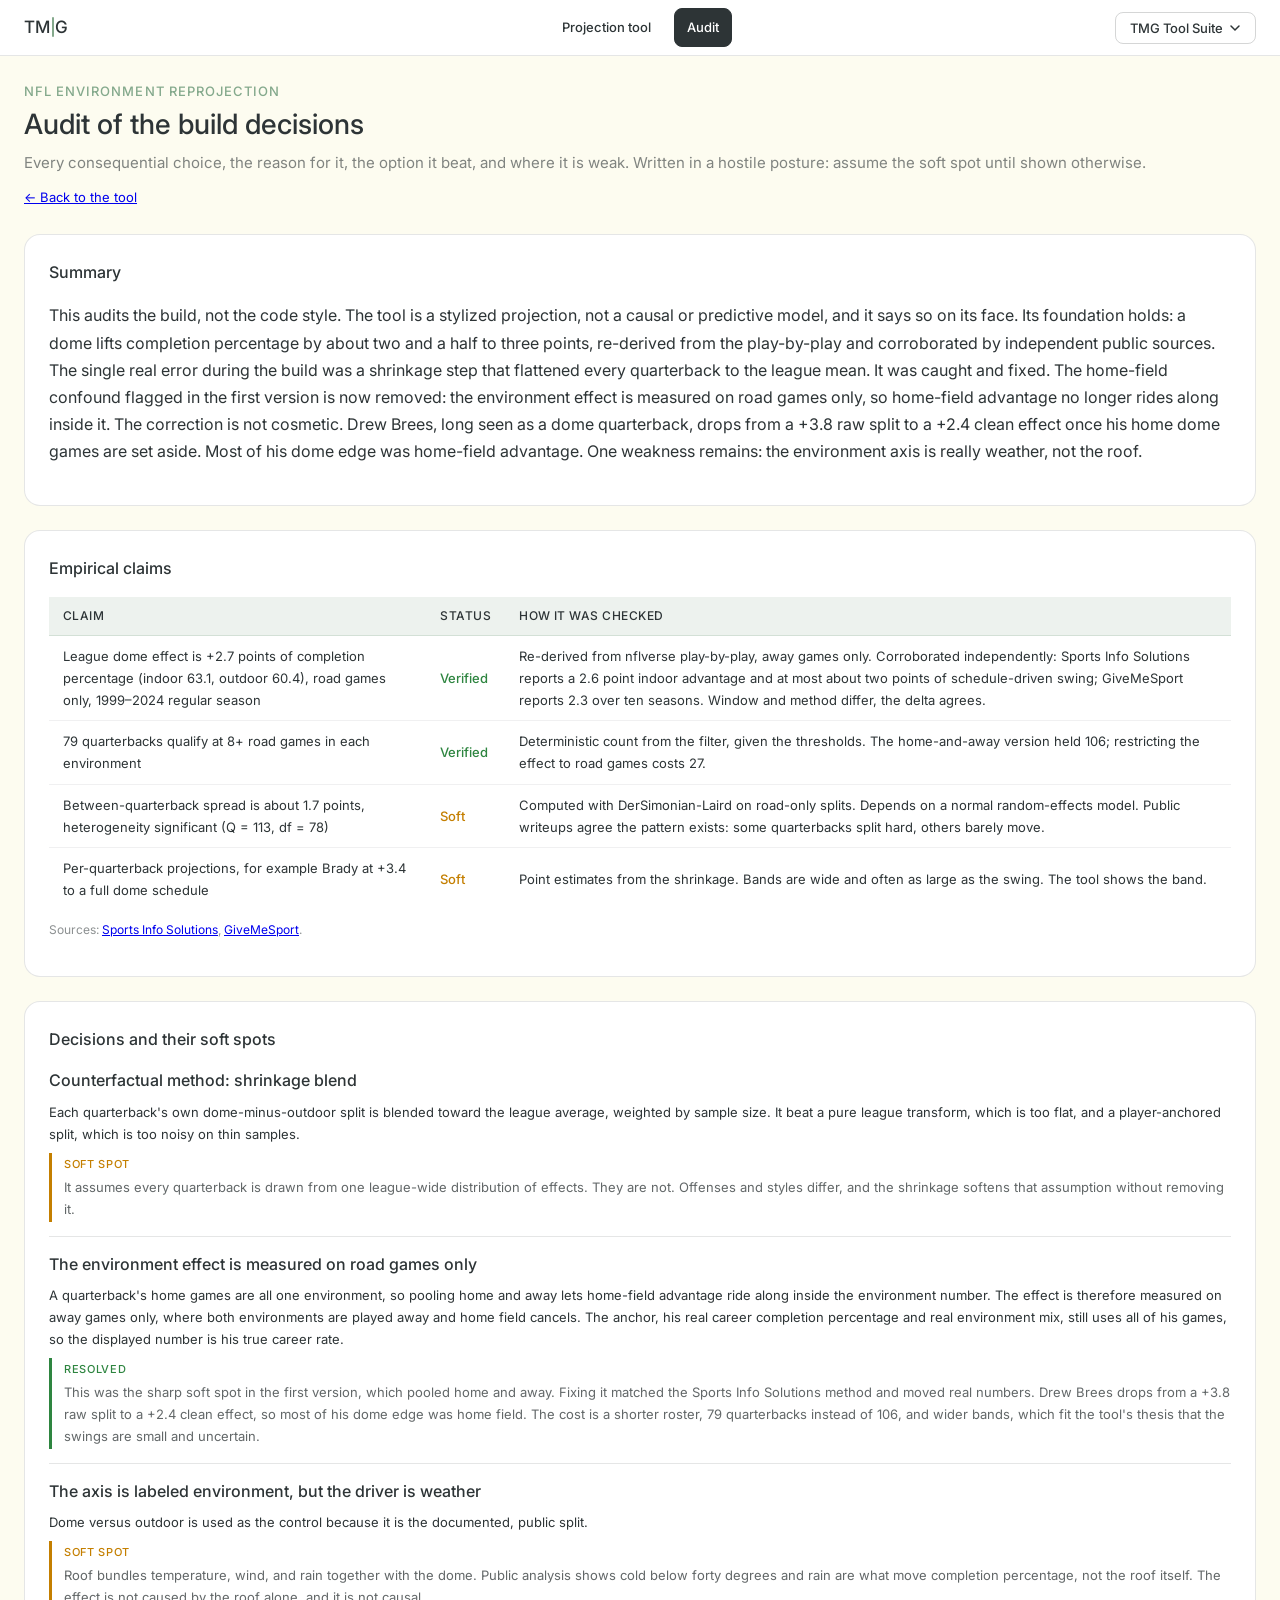
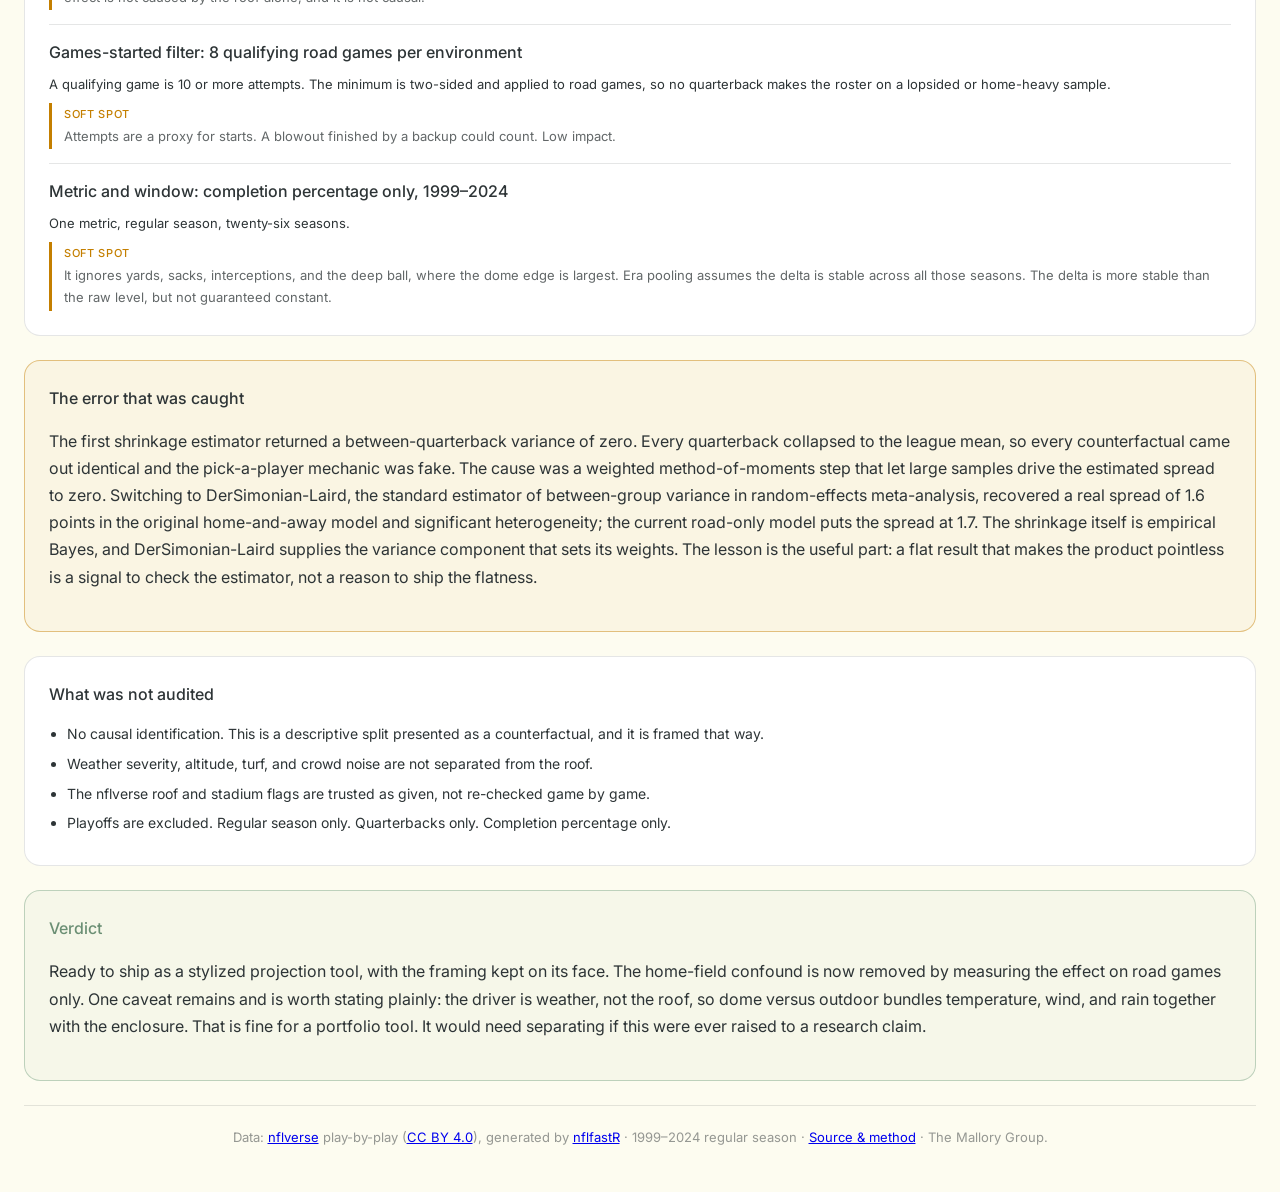
<file: audit.html>
<!DOCTYPE html>
<html lang="en">
<head>
<meta charset="utf-8">
<meta name="viewport" content="width=device-width, initial-scale=1">
<title>Audit — NFL environment reprojection — The Mallory Group</title>
<link rel="preconnect" href="https://fonts.googleapis.com">
<link rel="preconnect" href="https://fonts.gstatic.com" crossorigin>
<link href="https://fonts.googleapis.com/css2?family=Inter:wght@400;500&display=swap" rel="stylesheet">

<!-- TMG design system v2.0 (tmg.css inlined). Swap for the CDN link if preferred:
     <link rel="stylesheet" href="https://rmallorybpc.github.io/tmg-brand-guide/dist/tmg.css"> -->
<style id="tmg-system">
/* ============================================================
   TMG Design System — The Mallory Group
   dist/tmg.css — v2.0

   CDN usage (add to every repo <head>):
   <link rel="stylesheet" href="https://rmallorybpc.github.io/tmg-brand-guide/dist/tmg.css">

   Google Font (add above the CSS link):
   <link rel="preconnect" href="https://fonts.googleapis.com">
   <link href="https://fonts.googleapis.com/css2?family=Inter:wght@400;500&display=swap" rel="stylesheet">
   ============================================================ */


/* ── 1. Tokens ─────────────────────────────────────────────── */
:root {
  /* Palette */
  --tmg-cream:        #FDFCF0;
  --tmg-charcoal:     #2D3436;
  --tmg-sage:         #84A98C;
  --tmg-sage-hover:   #6B8F74;
  --tmg-white:        #FFFFFF;

  /* Semantic */
  --tmg-bg:           var(--tmg-cream);
  --tmg-text:         var(--tmg-charcoal);
  --tmg-accent:       var(--tmg-sage);
  --tmg-surface:      var(--tmg-white);

  /* Status */
  --tmg-success:      #2E8540;
  --tmg-warning:      #C47F00;
  --tmg-error:        #B00020;

  /* Borders */
  --tmg-border:       1px solid rgba(45, 52, 54, 0.12);
  --tmg-border-hover: 1px solid rgba(132, 169, 140, 0.50);

  /* Radii */
  --tmg-bento-radius: 16px;
  --tmg-nav-radius:   8px;
  --tmg-btn-radius:   8px;

  /* Spacing */
  --tmg-gap:          24px;
  --tmg-gap-sm:       12px;

  /* Elevation */
  --tmg-shadow-sm:    0 1px 3px rgba(45, 52, 54, 0.08);
  --tmg-shadow-md:    0 2px 8px rgba(45, 52, 54, 0.10);
}


/* ── 2. Reset & base ───────────────────────────────────────── */
*, *::before, *::after { box-sizing: border-box; }

body {
  background: var(--tmg-bg);
  color: var(--tmg-text);
  font-family: Inter, -apple-system, BlinkMacSystemFont, "Segoe UI", Roboto, "Helvetica Neue", Arial, sans-serif;
  font-size: 16px;
  line-height: 1.7;
  margin: 0;
}

:focus-visible {
  outline: 3px solid rgba(132, 169, 140, 0.40);
  outline-offset: 2px;
}

.sr-only {
  position: absolute; width: 1px; height: 1px; padding: 0;
  margin: -1px; overflow: hidden; clip: rect(0,0,0,0);
  white-space: nowrap; border: 0;
}


/* ── 3. Typography ─────────────────────────────────────────── */
.tmg-eyebrow    { font-size: 13px;  font-weight: 500; letter-spacing: 0.08em; text-transform: uppercase; color: var(--tmg-sage); margin: 0 0 4px; }
.tmg-h1         { font-size: 28px;  font-weight: 500; line-height: 1.3; color: var(--tmg-charcoal); margin: 0 0 8px; }
.tmg-h2         { font-size: 20px;  font-weight: 500; line-height: 1.3; color: var(--tmg-charcoal); margin: 0 0 6px; }
.tmg-h3         { font-size: 16px;  font-weight: 500; line-height: 1.3; color: var(--tmg-charcoal); margin: 0 0 6px; }
.tmg-body       { font-size: 16px;  font-weight: 400; line-height: 1.7; color: var(--tmg-charcoal); }
.tmg-body-sm    { font-size: 13px;  font-weight: 400; color: var(--tmg-charcoal); }
.tmg-label      { font-size: 13px;  font-weight: 500; color: var(--tmg-charcoal); }
.tmg-label-caps { font-size: 12px;  font-weight: 500; letter-spacing: 0.06em; text-transform: uppercase; color: rgba(45,52,54,0.50); }
.tmg-metric     { font-size: 28px;  font-weight: 500; color: var(--tmg-charcoal); }
.tmg-text-muted { color: rgba(45, 52, 54, 0.55); }
.tmg-text-accent{ color: var(--tmg-sage); }


/* ── 4. Navigation ─────────────────────────────────────────── */
.tmg-nav {
  position: sticky; top: 0; z-index: 100;
  background: var(--tmg-white); border-bottom: var(--tmg-border);
  padding: 0 24px; min-height: 56px;
  display: grid; grid-template-columns: 1fr auto 1fr;
  align-items: center; column-gap: 24px;
  overflow-x: auto;
}

.tmg-logo {
  justify-self: start;
  display: flex; align-items: center;
  font-size: 17px; font-weight: 500; letter-spacing: 0.02em;
  color: var(--tmg-charcoal); text-decoration: none;
}

.tmg-logo-divider {
  width: 2px; height: 20px;
  background: var(--tmg-sage); border-radius: 2px; margin: 0 1px;
}

.tmg-page-nav {
  justify-self: center;
  display: flex;
  align-items: center;
  gap: 10px;
}

.tmg-page-nav a {
  display: inline-flex;
  align-items: center;
  justify-content: center;
  padding: 7px 12px;
  border-radius: var(--tmg-btn-radius);
  border: 1px solid transparent;
  font-size: 13px;
  font-weight: 500;
  color: var(--tmg-charcoal);
  text-decoration: none;
  white-space: nowrap;
  transition: background 0.15s, border-color 0.15s, color 0.15s;
}

.tmg-page-nav a:hover {
  background: rgba(132,169,140,0.10);
  border-color: rgba(132,169,140,0.40);
  color: var(--tmg-sage-hover);
}

.tmg-page-nav a[aria-current="page"] {
  background: var(--tmg-charcoal);
  border-color: var(--tmg-charcoal);
  color: var(--tmg-white);
}

.tmg-dropdown-wrap { position: relative; justify-self: end; }

.tmg-dropdown-btn {
  background: transparent; border: 1px solid rgba(45,52,54,0.20);
  border-radius: var(--tmg-btn-radius); padding: 7px 14px;
  font-size: 13px; font-weight: 500; color: var(--tmg-charcoal);
  cursor: pointer; display: inline-flex; align-items: center; gap: 6px;
  white-space: nowrap;
  font-family: inherit; transition: background 0.15s;
}
.tmg-dropdown-btn:hover,
.tmg-dropdown-btn.open          { background: rgba(132,169,140,0.10); }
.tmg-dropdown-btn:focus-visible { outline: 3px solid rgba(132,169,140,0.35); outline-offset: 2px; }

.tmg-chevron { transition: transform 0.2s; flex-shrink: 0; }
.tmg-dropdown-btn.open .tmg-chevron { transform: rotate(180deg); }

.tmg-dropdown-menu {
  display: none; position: absolute; right: 0; top: calc(100% + 6px);
  background: var(--tmg-white); border: var(--tmg-border);
  border-radius: 10px; padding: 6px; min-width: 220px;
  z-index: 200; box-shadow: var(--tmg-shadow-md);
}
.tmg-dropdown-menu.open { display: block; }

.tmg-dropdown-menu a {
  display: block; padding: 8px 12px; border-radius: 6px;
  font-size: 13px; color: var(--tmg-charcoal); text-decoration: none;
  transition: background 0.12s, color 0.12s;
}
.tmg-dropdown-menu a:hover          { background: rgba(132,169,140,0.12); color: var(--tmg-sage-hover); }
.tmg-dropdown-menu a:focus-visible  { outline: 2px solid var(--tmg-sage); outline-offset: -2px; border-radius: 6px; }

@media (max-width: 900px) {
  .tmg-nav {
    grid-template-columns: auto 1fr auto;
    column-gap: 12px;
    padding: 0 16px;
  }

  .tmg-page-nav { gap: 8px; }

  .tmg-page-nav a,
  .tmg-dropdown-btn {
    font-size: 12px;
    padding: 6px 10px;
  }
}


/* ── 5. Layout ─────────────────────────────────────────────── */
.tmg-page {
  background: var(--tmg-bg);
  min-height: 100vh;
  padding: var(--tmg-gap);
}

.tmg-container {
  max-width: 1280px;
  margin: 0 auto;
}

.tmg-bento-grid {
  display: grid;
  grid-template-columns: repeat(auto-fit, minmax(280px, 1fr));
  gap: var(--tmg-gap);
}

.tmg-page-header { margin-bottom: var(--tmg-gap); }
.tmg-page-title  { font-size: 28px; font-weight: 500; color: var(--tmg-charcoal); margin: 0 0 8px; line-height: 1.3; }
.tmg-page-desc   { font-size: 15px; color: rgba(45,52,54,0.60); margin: 0; }

.tmg-footer {
  padding: 20px 24px; text-align: center;
  font-size: 13px; color: rgba(45,52,54,0.50);
  border-top: var(--tmg-border); margin-top: var(--tmg-gap);
}


/* ── 6. Cards ──────────────────────────────────────────────── */
.tmg-card {
  background: var(--tmg-white);
  border: var(--tmg-border);
  border-radius: var(--tmg-bento-radius);
  padding: 20px;
}

.tmg-card-wide {
  background: var(--tmg-white);
  border: var(--tmg-border);
  border-radius: var(--tmg-bento-radius);
  padding: 24px;
  grid-column: 1 / -1;
}

.tmg-card-label { font-size: 12px; font-weight: 500; text-transform: uppercase; letter-spacing: 0.06em; color: rgba(45,52,54,0.50); margin: 0 0 8px; }
.tmg-card-title { font-size: 16px; font-weight: 500; color: var(--tmg-charcoal); margin: 0 0 14px; }
.tmg-card-value { font-size: 28px; font-weight: 500; color: var(--tmg-charcoal); margin: 0 0 4px; }
.tmg-card-sub   { font-size: 12px; color: var(--tmg-sage); margin: 0; }
.tmg-trend-up   { color: var(--tmg-success); font-size: 13px; font-weight: 500; }
.tmg-trend-down { color: var(--tmg-error);   font-size: 13px; font-weight: 500; }


/* ── 7. Buttons ────────────────────────────────────────────── */
.tmg-btn {
  background: var(--tmg-charcoal); color: var(--tmg-white);
  border: none; border-radius: var(--tmg-btn-radius);
  padding: 10px 16px; font-size: 13px; font-weight: 500;
  cursor: pointer; display: inline-flex; align-items: center; gap: 6px;
  font-family: inherit; transition: background 0.15s;
}
.tmg-btn:hover          { background: #3D4446; }
.tmg-btn:active         { transform: scale(0.98); }
.tmg-btn:focus-visible  { outline: 3px solid rgba(45,52,54,0.20); outline-offset: 2px; }

.tmg-btn-ghost {
  background: transparent; color: var(--tmg-charcoal);
  border: 1px solid rgba(45,52,54,0.20); border-radius: var(--tmg-btn-radius);
  padding: 10px 16px; font-size: 13px; font-weight: 500;
  cursor: pointer; display: inline-flex; align-items: center; gap: 6px;
  font-family: inherit; transition: border-color 0.15s, color 0.15s;
}
.tmg-btn-ghost:hover         { border-color: var(--tmg-sage); color: var(--tmg-sage-hover); }
.tmg-btn-ghost:active        { transform: scale(0.98); }
.tmg-btn-ghost:focus-visible { outline: 3px solid rgba(132,169,140,0.35); outline-offset: 2px; }


/* ── 8. Tables ─────────────────────────────────────────────── */
.tmg-table { width: 100%; border-collapse: collapse; font-size: 13px; }

.tmg-table th {
  background: rgba(132,169,140,0.15); color: var(--tmg-charcoal);
  font-weight: 500; font-size: 12px; text-transform: uppercase;
  letter-spacing: 0.04em; padding: 9px 14px; text-align: left;
  border-bottom: 1px solid rgba(132,169,140,0.25);
}

.tmg-table td {
  padding: 9px 14px;
  border-bottom: 1px solid rgba(45,52,54,0.07);
  color: var(--tmg-charcoal);
}

.tmg-table tr:last-child td { border-bottom: none; }
.tmg-table tr:hover td      { background: rgba(132,169,140,0.04); }


/* ── 9. Form inputs ────────────────────────────────────────── */
.tmg-input,
.tmg-select,
.tmg-textarea {
  width: 100%; background: var(--tmg-white); color: var(--tmg-charcoal);
  border: var(--tmg-border); border-radius: var(--tmg-btn-radius);
  padding: 9px 12px; font-size: 14px; font-family: inherit;
  transition: border-color 0.15s, box-shadow 0.15s; box-sizing: border-box;
}
.tmg-input:focus,
.tmg-select:focus,
.tmg-textarea:focus {
  outline: none; border-color: var(--tmg-sage);
  box-shadow: 0 0 0 3px rgba(132,169,140,0.15);
}
.tmg-input::placeholder { color: rgba(45,52,54,0.35); }

.tmg-field-label {
  display: block; font-size: 13px; font-weight: 500;
  color: var(--tmg-charcoal); margin-bottom: 6px;
}

</style>

<style>
  .backlink { display: inline-block; margin-top: 10px; font-size: 13px; }
  .stack > * + * { margin-top: var(--tmg-gap); }

  .status { font-weight: 500; white-space: nowrap; }
  .status.verified { color: var(--tmg-success); }
  .status.soft     { color: var(--tmg-warning); }
  .status.wrong    { color: var(--tmg-error); }

  .decision + .decision { margin-top: 14px; padding-top: 14px; border-top: var(--tmg-border); }
  .decision h3 { font-size: 16px; font-weight: 500; color: var(--tmg-charcoal); margin: 0 0 6px; }
  .decision p  { margin: 0 0 6px; }

  .spot { border-left: 3px solid var(--tmg-warning); padding: 2px 0 2px 12px; margin-top: 8px; }
  .spot .lab { display: block; font-size: 11px; font-weight: 500; letter-spacing: 0.06em; text-transform: uppercase; color: var(--tmg-warning); margin-bottom: 2px; }
  .spot p { margin: 0; font-size: 13px; color: rgba(45,52,54,0.75); }
  .spot.done { border-left-color: var(--tmg-success); }
  .spot.done .lab { color: var(--tmg-success); }

  .caught { border: 1px solid rgba(196,127,0,0.45); background: rgba(196,127,0,0.05); }

  .verdict { border: 1px solid rgba(132,169,140,0.5); background: rgba(132,169,140,0.06); }
  .verdict .tmg-card-title { color: var(--tmg-sage-hover); }

  ul.tight { margin: 6px 0 0; padding-left: 18px; }
  ul.tight li { margin-bottom: 6px; font-size: 14px; }
  .src { font-size: 12px; color: rgba(45,52,54,0.55); }
  .method-table-wrap { overflow-x: auto; }
</style>
</head>
<body>

<nav class="tmg-nav" role="banner">
  <div class="tmg-logo" aria-label="The Mallory Group">
    <span>TM</span>
    <div class="tmg-logo-divider" aria-hidden="true"></div>
    <span>G</span>
  </div>
  <div class="tmg-page-nav" aria-label="Page navigation">
    <a href="index.html">Projection tool</a>
    <a href="audit.html" aria-current="page">Audit</a>
  </div>
  <div class="tmg-dropdown-wrap">
    <button class="tmg-dropdown-btn" id="tmgDdBtn"
            aria-haspopup="true" aria-expanded="false" aria-controls="tmgDdMenu">
      TMG Tool Suite
      <svg class="tmg-chevron" viewBox="0 0 12 12" fill="none" width="12" height="12" aria-hidden="true">
        <path d="M2 4l4 4 4-4" stroke="currentColor" stroke-width="1.5" stroke-linecap="round"/>
      </svg>
    </button>
    <div class="tmg-dropdown-menu" id="tmgDdMenu" role="menu">
      <a href="https://rmallorybpc.github.io/nhl-free-agency-research/welcome.html" target="_blank" rel="noreferrer" role="menuitem">NHL Free Agency Research</a>
      <a href="https://rmallorybpc.github.io/nflanalysis/dashboard/src/findings.html?season=2022&team_id=PHI" target="_blank" rel="noreferrer" role="menuitem">NFL Analysis</a>
      <a href="https://rmallorybpc.github.io/nba-research-project/" target="_blank" rel="noreferrer" role="menuitem">NBA Supermax Research</a>
      <a href="https://rmallorybpc.github.io/nhl-play-for-contract/" target="_blank" rel="noreferrer" role="menuitem">NHL Play for Contract</a>
      <a href="https://rmallorybpc.github.io/talent-portability-research/" target="_blank" rel="noreferrer" role="menuitem">Talent Portability Research</a>
      <a href="https://rmallorybpc.github.io/external-hire-premium/" target="_blank" rel="noreferrer" role="menuitem">External Hire Premium</a>
      <a href="https://rmallorybpc.github.io/nfl-coach-continuity/" target="_blank" rel="noreferrer" role="menuitem">NFL Coach Continuity</a>
      <a href="https://rmallorybpc.github.io/recipes/" target="_blank" rel="noreferrer" role="menuitem">Recipe Book</a>
      <a href="https://rmallorybpc.github.io/pdf-multi-agent-analysis/" target="_blank" rel="noreferrer" role="menuitem">PDF Multi-Agent Analysis</a>
      <a href="https://content-integrity-audit.pages.dev/" target="_blank" rel="noreferrer" role="menuitem">Content Integrity</a>
      <a href="https://rmallorybpc.github.io/housing-market-intel/" target="_blank" rel="noreferrer" role="menuitem">Housing Market Intel</a>
      <a href="https://rmallorybpc.github.io/real-estate-report/" target="_blank" rel="noreferrer" role="menuitem">Real Estate Report</a>
    </div>
  </div>
</nav>

<div class="tmg-page tmg-container stack">

  <div class="tmg-page-header">
    <p class="tmg-eyebrow">NFL environment reprojection</p>
    <h1 class="tmg-page-title">Audit of the build decisions</h1>
    <p class="tmg-page-desc">Every consequential choice, the reason for it, the option it beat, and where it is weak. Written in a hostile posture: assume the soft spot until shown otherwise.</p>
    <a class="backlink" href="index.html">&#8592; Back to the tool</a>
  </div>

  <div class="tmg-card-wide">
    <h2 class="tmg-card-title">Summary</h2>
    <p class="tmg-body">This audits the build, not the code style. The tool is a stylized projection, not a causal or predictive model, and it says so on its face. Its foundation holds: a dome lifts completion percentage by about two and a half to three points, re-derived from the play-by-play and corroborated by independent public sources. The single real error during the build was a shrinkage step that flattened every quarterback to the league mean. It was caught and fixed. The home-field confound flagged in the first version is now removed: the environment effect is measured on road games only, so home-field advantage no longer rides along inside it. The correction is not cosmetic. Drew Brees, long seen as a dome quarterback, drops from a +3.8 raw split to a +2.4 clean effect once his home dome games are set aside. Most of his dome edge was home-field advantage. One weakness remains: the environment axis is really weather, not the roof.</p>
  </div>

  <div class="tmg-card-wide">
    <h2 class="tmg-card-title">Empirical claims</h2>
    <div class="method-table-wrap">
      <table class="tmg-table">
        <thead>
          <tr>
            <th scope="col">Claim</th>
            <th scope="col">Status</th>
            <th scope="col">How it was checked</th>
          </tr>
        </thead>
        <tbody>
          <tr>
            <td>League dome effect is +2.7 points of completion percentage (indoor 63.1, outdoor 60.4), road games only, 1999&ndash;2024 regular season</td>
            <td><span class="status verified">Verified</span></td>
            <td>Re-derived from nflverse play-by-play, away games only. Corroborated independently: Sports Info Solutions reports a 2.6 point indoor advantage and at most about two points of schedule-driven swing; GiveMeSport reports 2.3 over ten seasons. Window and method differ, the delta agrees.</td>
          </tr>
          <tr>
            <td>79 quarterbacks qualify at 8+ road games in each environment</td>
            <td><span class="status verified">Verified</span></td>
            <td>Deterministic count from the filter, given the thresholds. The home-and-away version held 106; restricting the effect to road games costs 27.</td>
          </tr>
          <tr>
            <td>Between-quarterback spread is about 1.7 points, heterogeneity significant (Q = 113, df = 78)</td>
            <td><span class="status soft">Soft</span></td>
            <td>Computed with DerSimonian-Laird on road-only splits. Depends on a normal random-effects model. Public writeups agree the pattern exists: some quarterbacks split hard, others barely move.</td>
          </tr>
          <tr>
            <td>Per-quarterback projections, for example Brady at +3.4 to a full dome schedule</td>
            <td><span class="status soft">Soft</span></td>
            <td>Point estimates from the shrinkage. Bands are wide and often as large as the swing. The tool shows the band.</td>
          </tr>
        </tbody>
      </table>
    </div>
    <p class="src" style="margin-top:10px">Sources: <a href="https://www.sportsinfosolutions.com/2020/05/06/dome-field-advantage-how-much-does-weather-affect-quarterback-play/" target="_blank" rel="noreferrer">Sports Info Solutions</a>, <a href="https://www.givemesport.com/how-stadium-types-affect-nfl-scoring/" target="_blank" rel="noreferrer">GiveMeSport</a>.</p>
  </div>

  <div class="tmg-card-wide">
    <h2 class="tmg-card-title">Decisions and their soft spots</h2>

    <div class="decision">
      <h3>Counterfactual method: shrinkage blend</h3>
      <p class="tmg-body-sm">Each quarterback's own dome-minus-outdoor split is blended toward the league average, weighted by sample size. It beat a pure league transform, which is too flat, and a player-anchored split, which is too noisy on thin samples.</p>
      <div class="spot"><span class="lab">Soft spot</span><p>It assumes every quarterback is drawn from one league-wide distribution of effects. They are not. Offenses and styles differ, and the shrinkage softens that assumption without removing it.</p></div>
    </div>

    <div class="decision">
      <h3>The environment effect is measured on road games only</h3>
      <p class="tmg-body-sm">A quarterback's home games are all one environment, so pooling home and away lets home-field advantage ride along inside the environment number. The effect is therefore measured on away games only, where both environments are played away and home field cancels. The anchor, his real career completion percentage and real environment mix, still uses all of his games, so the displayed number is his true career rate.</p>
      <div class="spot done"><span class="lab">Resolved</span><p>This was the sharp soft spot in the first version, which pooled home and away. Fixing it matched the Sports Info Solutions method and moved real numbers. Drew Brees drops from a +3.8 raw split to a +2.4 clean effect, so most of his dome edge was home field. The cost is a shorter roster, 79 quarterbacks instead of 106, and wider bands, which fit the tool's thesis that the swings are small and uncertain.</p></div>
    </div>

    <div class="decision">
      <h3>The axis is labeled environment, but the driver is weather</h3>
      <p class="tmg-body-sm">Dome versus outdoor is used as the control because it is the documented, public split.</p>
      <div class="spot"><span class="lab">Soft spot</span><p>Roof bundles temperature, wind, and rain together with the dome. Public analysis shows cold below forty degrees and rain are what move completion percentage, not the roof itself. The effect is not caused by the roof alone, and it is not causal.</p></div>
    </div>

    <div class="decision">
      <h3>Games-started filter: 8 qualifying road games per environment</h3>
      <p class="tmg-body-sm">A qualifying game is 10 or more attempts. The minimum is two-sided and applied to road games, so no quarterback makes the roster on a lopsided or home-heavy sample.</p>
      <div class="spot"><span class="lab">Soft spot</span><p>Attempts are a proxy for starts. A blowout finished by a backup could count. Low impact.</p></div>
    </div>

    <div class="decision">
      <h3>Metric and window: completion percentage only, 1999&ndash;2024</h3>
      <p class="tmg-body-sm">One metric, regular season, twenty-six seasons.</p>
      <div class="spot"><span class="lab">Soft spot</span><p>It ignores yards, sacks, interceptions, and the deep ball, where the dome edge is largest. Era pooling assumes the delta is stable across all those seasons. The delta is more stable than the raw level, but not guaranteed constant.</p></div>
    </div>
  </div>

  <div class="tmg-card-wide caught">
    <h2 class="tmg-card-title">The error that was caught</h2>
    <p class="tmg-body">The first shrinkage estimator returned a between-quarterback variance of zero. Every quarterback collapsed to the league mean, so every counterfactual came out identical and the pick-a-player mechanic was fake. The cause was a weighted method-of-moments step that let large samples drive the estimated spread to zero. Switching to DerSimonian-Laird, the standard estimator of between-group variance in random-effects meta-analysis, recovered a real spread of 1.6 points in the original home-and-away model and significant heterogeneity; the current road-only model puts the spread at 1.7. The shrinkage itself is empirical Bayes, and DerSimonian-Laird supplies the variance component that sets its weights. The lesson is the useful part: a flat result that makes the product pointless is a signal to check the estimator, not a reason to ship the flatness.</p>
  </div>

  <div class="tmg-card-wide">
    <h2 class="tmg-card-title">What was not audited</h2>
    <ul class="tight">
      <li>No causal identification. This is a descriptive split presented as a counterfactual, and it is framed that way.</li>
      <li>Weather severity, altitude, turf, and crowd noise are not separated from the roof.</li>
      <li>The nflverse roof and stadium flags are trusted as given, not re-checked game by game.</li>
      <li>Playoffs are excluded. Regular season only. Quarterbacks only. Completion percentage only.</li>
    </ul>
  </div>

  <div class="tmg-card-wide verdict">
    <h2 class="tmg-card-title">Verdict</h2>
    <p class="tmg-body">Ready to ship as a stylized projection tool, with the framing kept on its face. The home-field confound is now removed by measuring the effect on road games only. One caveat remains and is worth stating plainly: the driver is weather, not the roof, so dome versus outdoor bundles temperature, wind, and rain together with the enclosure. That is fine for a portfolio tool. It would need separating if this were ever raised to a research claim.</p>
  </div>

  <footer class="tmg-footer">Data: <a href="https://github.com/nflverse/nflverse-data" target="_blank" rel="noreferrer">nflverse</a> play-by-play (<a href="https://creativecommons.org/licenses/by/4.0/" target="_blank" rel="noreferrer">CC BY 4.0</a>), generated by <a href="https://www.nflfastr.com/" target="_blank" rel="noreferrer">nflfastR</a> &middot; 1999&ndash;2024 regular season &middot; <a href="https://github.com/rmallorybpc/nfl-environment-reprojection" target="_blank" rel="noreferrer">Source &amp; method</a> &middot; The Mallory Group.</footer>
</div>

<script>
(function () {
  const btn  = document.getElementById('tmgDdBtn');
  const menu = document.getElementById('tmgDdMenu');
  if (!btn || !menu) return;
  btn.addEventListener('click', function (e) {
    e.stopPropagation();
    const isOpen = menu.classList.toggle('open');
    btn.classList.toggle('open', isOpen);
    btn.setAttribute('aria-expanded', String(isOpen));
  });
  document.addEventListener('click', function () {
    menu.classList.remove('open'); btn.classList.remove('open');
    btn.setAttribute('aria-expanded', 'false');
  });
  document.addEventListener('keydown', function (e) {
    if (e.key === 'Escape') {
      menu.classList.remove('open'); btn.classList.remove('open');
      btn.setAttribute('aria-expanded', 'false'); btn.focus();
    }
  });
})();
</script>
</body>
</html>
</file>
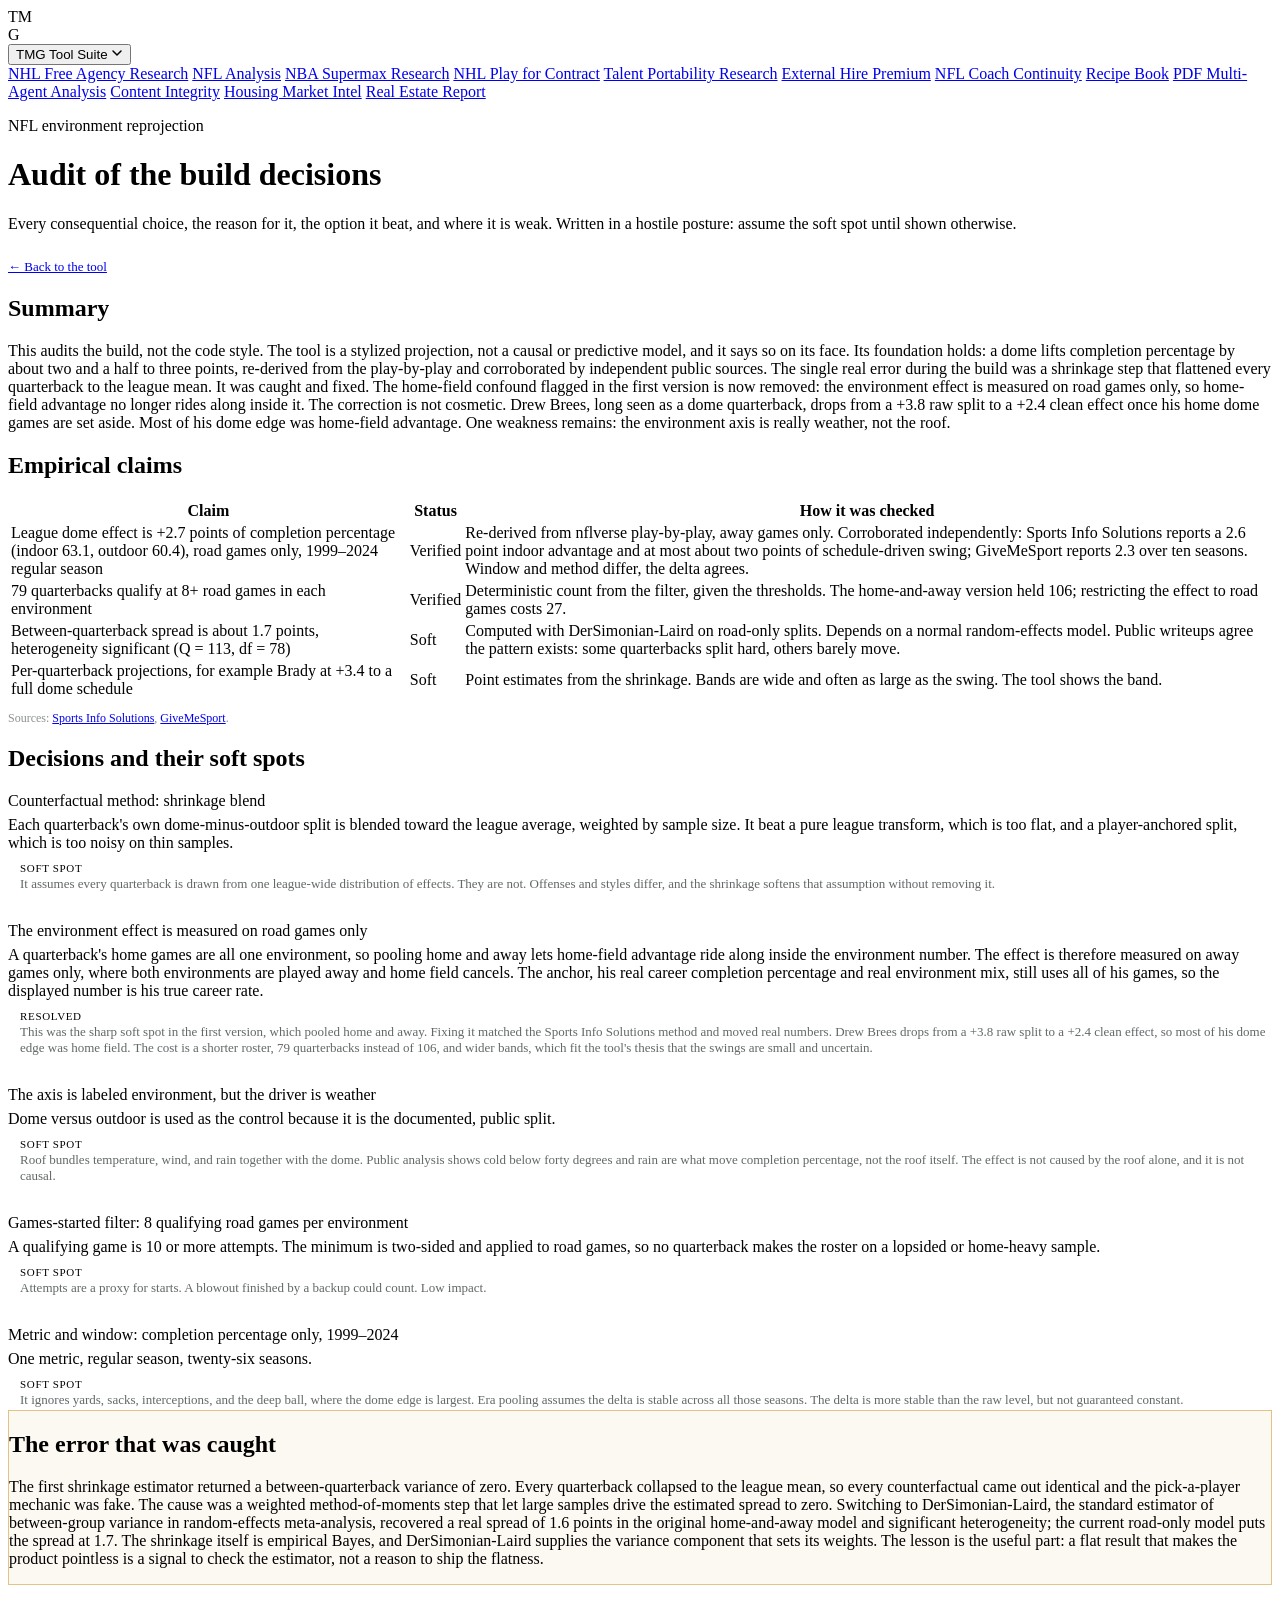
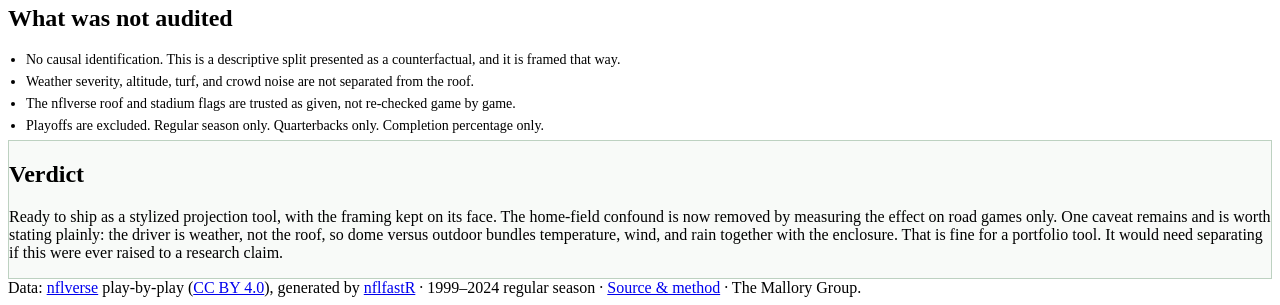
<file: audit_template.html>
<!DOCTYPE html>
<html lang="en">
<head>
<meta charset="utf-8">
<meta name="viewport" content="width=device-width, initial-scale=1">
<title>Audit — NFL environment reprojection — The Mallory Group</title>
<link rel="preconnect" href="https://fonts.googleapis.com">
<link rel="preconnect" href="https://fonts.gstatic.com" crossorigin>
<link href="https://fonts.googleapis.com/css2?family=Inter:wght@400;500&display=swap" rel="stylesheet">

<!-- TMG design system v2.0 (tmg.css inlined). Swap for the CDN link if preferred:
     <link rel="stylesheet" href="https://rmallorybpc.github.io/tmg-brand-guide/dist/tmg.css"> -->
<style id="tmg-system">
__TMG_CSS__
</style>

<style>
  .backlink { display: inline-block; margin-top: 10px; font-size: 13px; }
  .stack > * + * { margin-top: var(--tmg-gap); }

  .status { font-weight: 500; white-space: nowrap; }
  .status.verified { color: var(--tmg-success); }
  .status.soft     { color: var(--tmg-warning); }
  .status.wrong    { color: var(--tmg-error); }

  .decision + .decision { margin-top: 14px; padding-top: 14px; border-top: var(--tmg-border); }
  .decision h3 { font-size: 16px; font-weight: 500; color: var(--tmg-charcoal); margin: 0 0 6px; }
  .decision p  { margin: 0 0 6px; }

  .spot { border-left: 3px solid var(--tmg-warning); padding: 2px 0 2px 12px; margin-top: 8px; }
  .spot .lab { display: block; font-size: 11px; font-weight: 500; letter-spacing: 0.06em; text-transform: uppercase; color: var(--tmg-warning); margin-bottom: 2px; }
  .spot p { margin: 0; font-size: 13px; color: rgba(45,52,54,0.75); }
  .spot.done { border-left-color: var(--tmg-success); }
  .spot.done .lab { color: var(--tmg-success); }

  .caught { border: 1px solid rgba(196,127,0,0.45); background: rgba(196,127,0,0.05); }

  .verdict { border: 1px solid rgba(132,169,140,0.5); background: rgba(132,169,140,0.06); }
  .verdict .tmg-card-title { color: var(--tmg-sage-hover); }

  ul.tight { margin: 6px 0 0; padding-left: 18px; }
  ul.tight li { margin-bottom: 6px; font-size: 14px; }
  .src { font-size: 12px; color: rgba(45,52,54,0.55); }
  .method-table-wrap { overflow-x: auto; }
</style>
</head>
<body>

<nav class="tmg-nav" role="banner">
  <div class="tmg-logo" aria-label="The Mallory Group">
    <span>TM</span>
    <div class="tmg-logo-divider" aria-hidden="true"></div>
    <span>G</span>
  </div>
  <div class="tmg-dropdown-wrap">
    <button class="tmg-dropdown-btn" id="tmgDdBtn"
            aria-haspopup="true" aria-expanded="false" aria-controls="tmgDdMenu">
      TMG Tool Suite
      <svg class="tmg-chevron" viewBox="0 0 12 12" fill="none" width="12" height="12" aria-hidden="true">
        <path d="M2 4l4 4 4-4" stroke="currentColor" stroke-width="1.5" stroke-linecap="round"/>
      </svg>
    </button>
    <div class="tmg-dropdown-menu" id="tmgDdMenu" role="menu">
      <a href="https://rmallorybpc.github.io/nhl-free-agency-research/welcome.html" target="_blank" rel="noreferrer" role="menuitem">NHL Free Agency Research</a>
      <a href="https://rmallorybpc.github.io/nflanalysis/dashboard/src/findings.html?season=2022&team_id=PHI" target="_blank" rel="noreferrer" role="menuitem">NFL Analysis</a>
      <a href="https://rmallorybpc.github.io/nba-research-project/" target="_blank" rel="noreferrer" role="menuitem">NBA Supermax Research</a>
      <a href="https://rmallorybpc.github.io/nhl-play-for-contract/" target="_blank" rel="noreferrer" role="menuitem">NHL Play for Contract</a>
      <a href="https://rmallorybpc.github.io/talent-portability-research/" target="_blank" rel="noreferrer" role="menuitem">Talent Portability Research</a>
      <a href="https://rmallorybpc.github.io/external-hire-premium/" target="_blank" rel="noreferrer" role="menuitem">External Hire Premium</a>
      <a href="https://rmallorybpc.github.io/nfl-coach-continuity/" target="_blank" rel="noreferrer" role="menuitem">NFL Coach Continuity</a>
      <a href="https://rmallorybpc.github.io/recipes/" target="_blank" rel="noreferrer" role="menuitem">Recipe Book</a>
      <a href="https://rmallorybpc.github.io/pdf-multi-agent-analysis/" target="_blank" rel="noreferrer" role="menuitem">PDF Multi-Agent Analysis</a>
      <a href="https://content-integrity-audit.pages.dev/" target="_blank" rel="noreferrer" role="menuitem">Content Integrity</a>
      <a href="https://rmallorybpc.github.io/housing-market-intel/" target="_blank" rel="noreferrer" role="menuitem">Housing Market Intel</a>
      <a href="https://rmallorybpc.github.io/real-estate-report/" target="_blank" rel="noreferrer" role="menuitem">Real Estate Report</a>
    </div>
  </div>
</nav>

<div class="tmg-page tmg-container stack">

  <div class="tmg-page-header">
    <p class="tmg-eyebrow">NFL environment reprojection</p>
    <h1 class="tmg-page-title">Audit of the build decisions</h1>
    <p class="tmg-page-desc">Every consequential choice, the reason for it, the option it beat, and where it is weak. Written in a hostile posture: assume the soft spot until shown otherwise.</p>
    <a class="backlink" href="index.html">&#8592; Back to the tool</a>
  </div>

  <div class="tmg-card-wide">
    <h2 class="tmg-card-title">Summary</h2>
    <p class="tmg-body">This audits the build, not the code style. The tool is a stylized projection, not a causal or predictive model, and it says so on its face. Its foundation holds: a dome lifts completion percentage by about two and a half to three points, re-derived from the play-by-play and corroborated by independent public sources. The single real error during the build was a shrinkage step that flattened every quarterback to the league mean. It was caught and fixed. The home-field confound flagged in the first version is now removed: the environment effect is measured on road games only, so home-field advantage no longer rides along inside it. The correction is not cosmetic. Drew Brees, long seen as a dome quarterback, drops from a +3.8 raw split to a +2.4 clean effect once his home dome games are set aside. Most of his dome edge was home-field advantage. One weakness remains: the environment axis is really weather, not the roof.</p>
  </div>

  <div class="tmg-card-wide">
    <h2 class="tmg-card-title">Empirical claims</h2>
    <div class="method-table-wrap">
      <table class="tmg-table">
        <thead>
          <tr>
            <th scope="col">Claim</th>
            <th scope="col">Status</th>
            <th scope="col">How it was checked</th>
          </tr>
        </thead>
        <tbody>
          <tr>
            <td>League dome effect is +2.7 points of completion percentage (indoor 63.1, outdoor 60.4), road games only, 1999&ndash;2024 regular season</td>
            <td><span class="status verified">Verified</span></td>
            <td>Re-derived from nflverse play-by-play, away games only. Corroborated independently: Sports Info Solutions reports a 2.6 point indoor advantage and at most about two points of schedule-driven swing; GiveMeSport reports 2.3 over ten seasons. Window and method differ, the delta agrees.</td>
          </tr>
          <tr>
            <td>79 quarterbacks qualify at 8+ road games in each environment</td>
            <td><span class="status verified">Verified</span></td>
            <td>Deterministic count from the filter, given the thresholds. The home-and-away version held 106; restricting the effect to road games costs 27.</td>
          </tr>
          <tr>
            <td>Between-quarterback spread is about 1.7 points, heterogeneity significant (Q = 113, df = 78)</td>
            <td><span class="status soft">Soft</span></td>
            <td>Computed with DerSimonian-Laird on road-only splits. Depends on a normal random-effects model. Public writeups agree the pattern exists: some quarterbacks split hard, others barely move.</td>
          </tr>
          <tr>
            <td>Per-quarterback projections, for example Brady at +3.4 to a full dome schedule</td>
            <td><span class="status soft">Soft</span></td>
            <td>Point estimates from the shrinkage. Bands are wide and often as large as the swing. The tool shows the band.</td>
          </tr>
        </tbody>
      </table>
    </div>
    <p class="src" style="margin-top:10px">Sources: <a href="https://www.sportsinfosolutions.com/2020/05/06/dome-field-advantage-how-much-does-weather-affect-quarterback-play/" target="_blank" rel="noreferrer">Sports Info Solutions</a>, <a href="https://www.givemesport.com/how-stadium-types-affect-nfl-scoring/" target="_blank" rel="noreferrer">GiveMeSport</a>.</p>
  </div>

  <div class="tmg-card-wide">
    <h2 class="tmg-card-title">Decisions and their soft spots</h2>

    <div class="decision">
      <h3>Counterfactual method: shrinkage blend</h3>
      <p class="tmg-body-sm">Each quarterback's own dome-minus-outdoor split is blended toward the league average, weighted by sample size. It beat a pure league transform, which is too flat, and a player-anchored split, which is too noisy on thin samples.</p>
      <div class="spot"><span class="lab">Soft spot</span><p>It assumes every quarterback is drawn from one league-wide distribution of effects. They are not. Offenses and styles differ, and the shrinkage softens that assumption without removing it.</p></div>
    </div>

    <div class="decision">
      <h3>The environment effect is measured on road games only</h3>
      <p class="tmg-body-sm">A quarterback's home games are all one environment, so pooling home and away lets home-field advantage ride along inside the environment number. The effect is therefore measured on away games only, where both environments are played away and home field cancels. The anchor, his real career completion percentage and real environment mix, still uses all of his games, so the displayed number is his true career rate.</p>
      <div class="spot done"><span class="lab">Resolved</span><p>This was the sharp soft spot in the first version, which pooled home and away. Fixing it matched the Sports Info Solutions method and moved real numbers. Drew Brees drops from a +3.8 raw split to a +2.4 clean effect, so most of his dome edge was home field. The cost is a shorter roster, 79 quarterbacks instead of 106, and wider bands, which fit the tool's thesis that the swings are small and uncertain.</p></div>
    </div>

    <div class="decision">
      <h3>The axis is labeled environment, but the driver is weather</h3>
      <p class="tmg-body-sm">Dome versus outdoor is used as the control because it is the documented, public split.</p>
      <div class="spot"><span class="lab">Soft spot</span><p>Roof bundles temperature, wind, and rain together with the dome. Public analysis shows cold below forty degrees and rain are what move completion percentage, not the roof itself. The effect is not caused by the roof alone, and it is not causal.</p></div>
    </div>

    <div class="decision">
      <h3>Games-started filter: 8 qualifying road games per environment</h3>
      <p class="tmg-body-sm">A qualifying game is 10 or more attempts. The minimum is two-sided and applied to road games, so no quarterback makes the roster on a lopsided or home-heavy sample.</p>
      <div class="spot"><span class="lab">Soft spot</span><p>Attempts are a proxy for starts. A blowout finished by a backup could count. Low impact.</p></div>
    </div>

    <div class="decision">
      <h3>Metric and window: completion percentage only, 1999&ndash;2024</h3>
      <p class="tmg-body-sm">One metric, regular season, twenty-six seasons.</p>
      <div class="spot"><span class="lab">Soft spot</span><p>It ignores yards, sacks, interceptions, and the deep ball, where the dome edge is largest. Era pooling assumes the delta is stable across all those seasons. The delta is more stable than the raw level, but not guaranteed constant.</p></div>
    </div>
  </div>

  <div class="tmg-card-wide caught">
    <h2 class="tmg-card-title">The error that was caught</h2>
    <p class="tmg-body">The first shrinkage estimator returned a between-quarterback variance of zero. Every quarterback collapsed to the league mean, so every counterfactual came out identical and the pick-a-player mechanic was fake. The cause was a weighted method-of-moments step that let large samples drive the estimated spread to zero. Switching to DerSimonian-Laird, the standard estimator of between-group variance in random-effects meta-analysis, recovered a real spread of 1.6 points in the original home-and-away model and significant heterogeneity; the current road-only model puts the spread at 1.7. The shrinkage itself is empirical Bayes, and DerSimonian-Laird supplies the variance component that sets its weights. The lesson is the useful part: a flat result that makes the product pointless is a signal to check the estimator, not a reason to ship the flatness.</p>
  </div>

  <div class="tmg-card-wide">
    <h2 class="tmg-card-title">What was not audited</h2>
    <ul class="tight">
      <li>No causal identification. This is a descriptive split presented as a counterfactual, and it is framed that way.</li>
      <li>Weather severity, altitude, turf, and crowd noise are not separated from the roof.</li>
      <li>The nflverse roof and stadium flags are trusted as given, not re-checked game by game.</li>
      <li>Playoffs are excluded. Regular season only. Quarterbacks only. Completion percentage only.</li>
    </ul>
  </div>

  <div class="tmg-card-wide verdict">
    <h2 class="tmg-card-title">Verdict</h2>
    <p class="tmg-body">Ready to ship as a stylized projection tool, with the framing kept on its face. The home-field confound is now removed by measuring the effect on road games only. One caveat remains and is worth stating plainly: the driver is weather, not the roof, so dome versus outdoor bundles temperature, wind, and rain together with the enclosure. That is fine for a portfolio tool. It would need separating if this were ever raised to a research claim.</p>
  </div>

  <footer class="tmg-footer">Data: <a href="https://github.com/nflverse/nflverse-data" target="_blank" rel="noreferrer">nflverse</a> play-by-play (<a href="https://creativecommons.org/licenses/by/4.0/" target="_blank" rel="noreferrer">CC BY 4.0</a>), generated by <a href="https://www.nflfastr.com/" target="_blank" rel="noreferrer">nflfastR</a> &middot; 1999&ndash;2024 regular season &middot; <a href="https://github.com/rmallorybpc/nfl-environment-reprojection" target="_blank" rel="noreferrer">Source &amp; method</a> &middot; The Mallory Group.</footer>
</div>

<script>
(function () {
  const btn  = document.getElementById('tmgDdBtn');
  const menu = document.getElementById('tmgDdMenu');
  if (!btn || !menu) return;
  btn.addEventListener('click', function (e) {
    e.stopPropagation();
    const isOpen = menu.classList.toggle('open');
    btn.classList.toggle('open', isOpen);
    btn.setAttribute('aria-expanded', String(isOpen));
  });
  document.addEventListener('click', function () {
    menu.classList.remove('open'); btn.classList.remove('open');
    btn.setAttribute('aria-expanded', 'false');
  });
  document.addEventListener('keydown', function (e) {
    if (e.key === 'Escape') {
      menu.classList.remove('open'); btn.classList.remove('open');
      btn.setAttribute('aria-expanded', 'false'); btn.focus();
    }
  });
})();
</script>
</body>
</html>
</file>
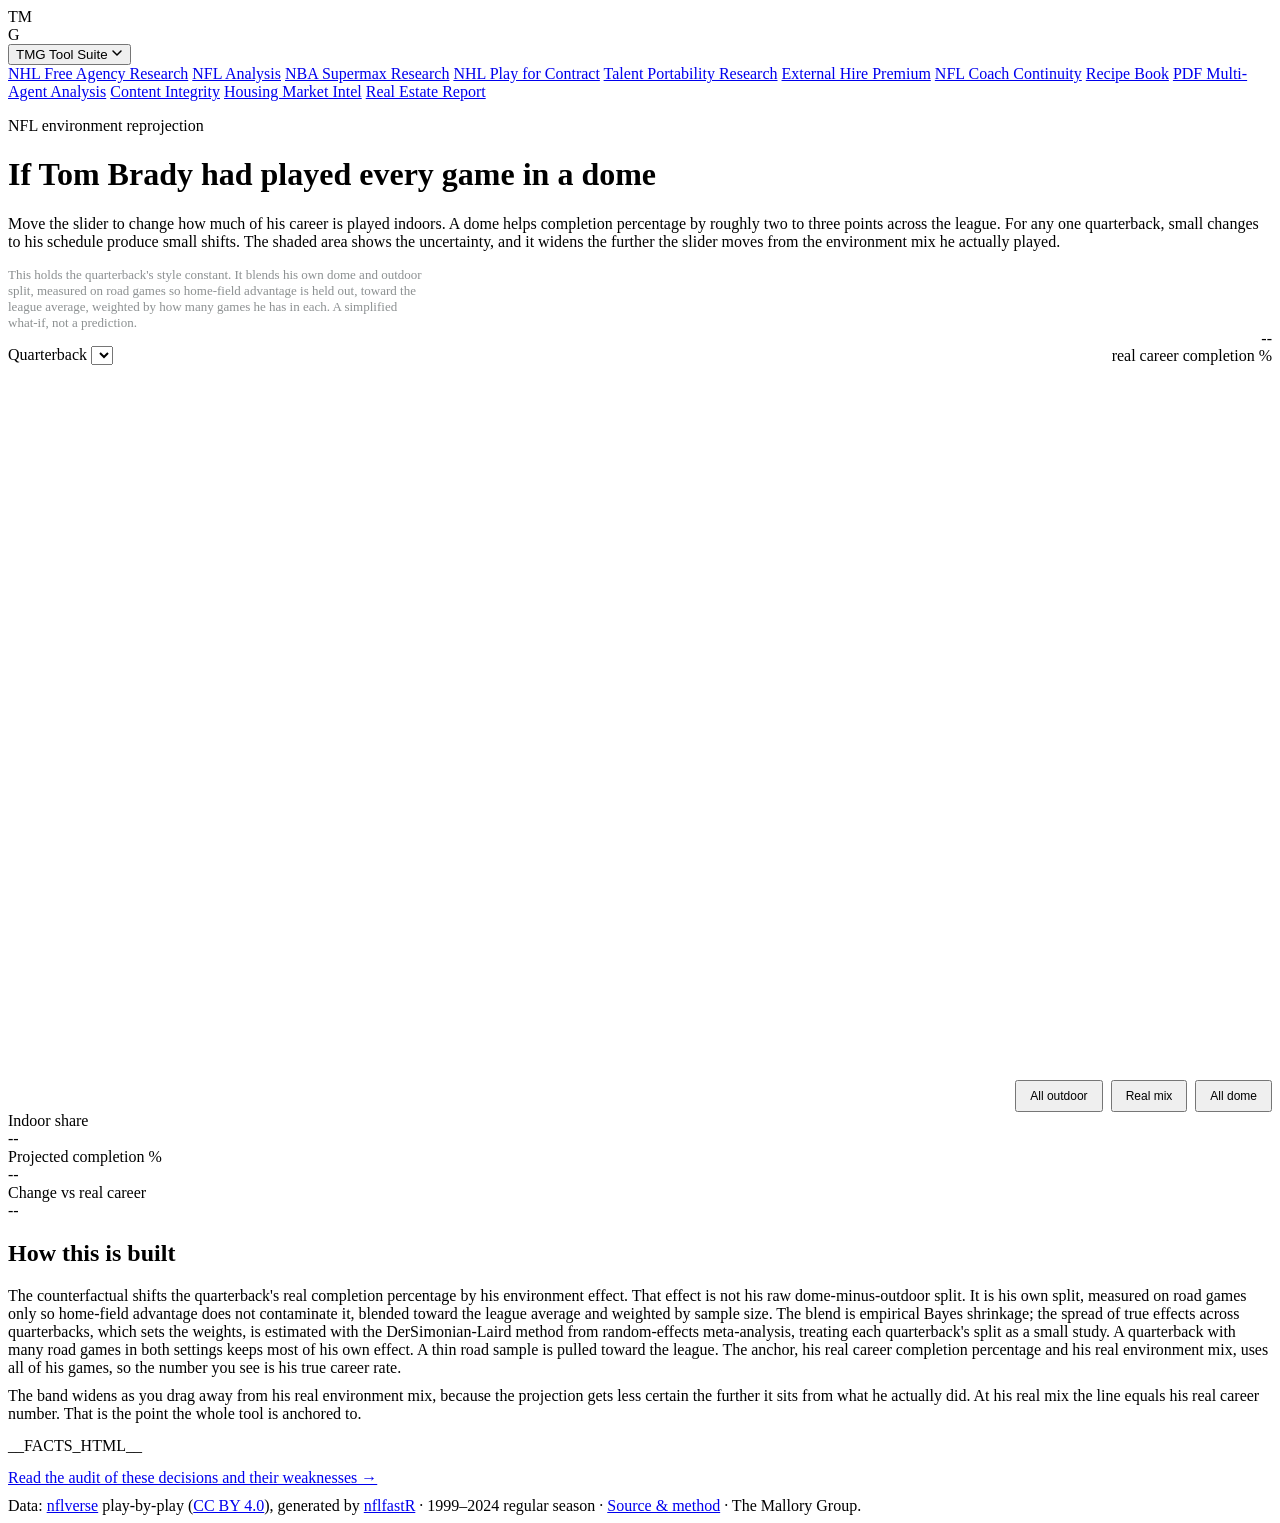
<file: tool_template.html>
<!DOCTYPE html>
<html lang="en">
<head>
<meta charset="utf-8">
<meta name="viewport" content="width=device-width, initial-scale=1">
<title>NFL environment reprojection — The Mallory Group</title>
<link rel="preconnect" href="https://fonts.googleapis.com">
<link rel="preconnect" href="https://fonts.gstatic.com" crossorigin>
<link href="https://fonts.googleapis.com/css2?family=Inter:wght@400;500&display=swap" rel="stylesheet">

<!-- TMG design system v2.0 (tmg.css inlined for a self-contained file).
     To use the shared stylesheet instead, replace this whole <style> block with:
     <link rel="stylesheet" href="https://rmallorybpc.github.io/tmg-brand-guide/dist/tmg.css"> -->
<style id="tmg-system">
__TMG_CSS__
</style>

<!-- Page-specific styles. No body background, color, or font-family here: tmg.css owns those. -->
<style>
  .env       { color: var(--tmg-warning); }   /* dome */
  .env.out   { color: var(--tmg-sage-hover); } /* outdoor */

  .assume { font-size: 13px; color: rgba(45,52,54,0.55); max-width: 64ch; margin: 12px 0 0; }

  .controls { display: flex; flex-wrap: wrap; gap: 16px 24px; align-items: flex-end; margin-bottom: 18px; }
  .field    { min-width: 230px; }
  .real     { margin-left: auto; text-align: right; }
  .real #real-comp { line-height: 1; }
  @media (max-width: 560px){ .real { margin-left: 0; text-align: left; } }

  svg#chart { display: block; width: 100%; height: auto; }
  .axlabel { font-family: Inter, sans-serif; font-size: 11px; fill: rgba(45,52,54,0.55); }
  .axend   { font-family: Inter, sans-serif; font-weight: 500; font-size: 12px; fill: rgba(45,52,54,0.60); }
  .reftext { font-family: Inter, sans-serif; font-size: 11px; fill: rgba(45,52,54,0.55); }

  .sliderrow { display: flex; align-items: center; gap: 16px; flex-wrap: wrap; margin-top: 18px; }
  #slider {
    -webkit-appearance: none; appearance: none; flex: 1; min-width: 180px;
    height: 4px; border-radius: 3px; cursor: pointer;
    background: linear-gradient(90deg, var(--tmg-sage), var(--tmg-warning));
  }
  #slider::-webkit-slider-thumb {
    -webkit-appearance: none; width: 20px; height: 20px; border-radius: 50%;
    background: #fff; border: 2px solid var(--tmg-charcoal); box-shadow: var(--tmg-shadow-sm); cursor: pointer;
  }
  #slider::-moz-range-thumb {
    width: 20px; height: 20px; border-radius: 50%;
    background: #fff; border: 2px solid var(--tmg-charcoal); cursor: pointer;
  }
  .chips { display: flex; gap: 8px; flex-wrap: wrap; }
  .chip  { padding: 7px 13px; font-size: 12px; }
  .chip[aria-pressed="true"] { background: var(--tmg-charcoal); color: #fff; border-color: var(--tmg-charcoal); }

  #ro-delta { color: var(--tmg-sage-hover); }

  .facts { display: flex; flex-wrap: wrap; gap: 8px; margin-top: 14px; }
  .fact  { font-size: 12px; color: rgba(45,52,54,0.55); border: var(--tmg-border); border-radius: 6px; padding: 5px 10px; }
  .fact b { color: var(--tmg-charcoal); font-weight: 500; }

  .method-note { margin-top: 0; }
  .method-note p { margin: 0 0 10px; }
</style>
</head>
<body>

<nav class="tmg-nav" role="banner">
  <div class="tmg-logo" aria-label="The Mallory Group">
    <span>TM</span>
    <div class="tmg-logo-divider" aria-hidden="true"></div>
    <span>G</span>
  </div>
  <div class="tmg-dropdown-wrap">
    <button class="tmg-dropdown-btn" id="tmgDdBtn"
            aria-haspopup="true" aria-expanded="false" aria-controls="tmgDdMenu">
      TMG Tool Suite
      <svg class="tmg-chevron" viewBox="0 0 12 12" fill="none" width="12" height="12" aria-hidden="true">
        <path d="M2 4l4 4 4-4" stroke="currentColor" stroke-width="1.5" stroke-linecap="round"/>
      </svg>
    </button>
    <div class="tmg-dropdown-menu" id="tmgDdMenu" role="menu">
      <a href="https://rmallorybpc.github.io/nhl-free-agency-research/welcome.html" target="_blank" rel="noreferrer" role="menuitem">NHL Free Agency Research</a>
      <a href="https://rmallorybpc.github.io/nflanalysis/dashboard/src/findings.html?season=2022&team_id=PHI" target="_blank" rel="noreferrer" role="menuitem">NFL Analysis</a>
      <a href="https://rmallorybpc.github.io/nba-research-project/" target="_blank" rel="noreferrer" role="menuitem">NBA Supermax Research</a>
      <a href="https://rmallorybpc.github.io/nhl-play-for-contract/" target="_blank" rel="noreferrer" role="menuitem">NHL Play for Contract</a>
      <a href="https://rmallorybpc.github.io/talent-portability-research/" target="_blank" rel="noreferrer" role="menuitem">Talent Portability Research</a>
      <a href="https://rmallorybpc.github.io/external-hire-premium/" target="_blank" rel="noreferrer" role="menuitem">External Hire Premium</a>
      <a href="https://rmallorybpc.github.io/nfl-coach-continuity/" target="_blank" rel="noreferrer" role="menuitem">NFL Coach Continuity</a>
      <a href="https://rmallorybpc.github.io/recipes/" target="_blank" rel="noreferrer" role="menuitem">Recipe Book</a>
      <a href="https://rmallorybpc.github.io/pdf-multi-agent-analysis/" target="_blank" rel="noreferrer" role="menuitem">PDF Multi-Agent Analysis</a>
      <a href="https://content-integrity-audit.pages.dev/" target="_blank" rel="noreferrer" role="menuitem">Content Integrity</a>
      <a href="https://rmallorybpc.github.io/housing-market-intel/" target="_blank" rel="noreferrer" role="menuitem">Housing Market Intel</a>
      <a href="https://rmallorybpc.github.io/real-estate-report/" target="_blank" rel="noreferrer" role="menuitem">Real Estate Report</a>
    </div>
  </div>
</nav>

<div class="tmg-page tmg-container">

  <div class="tmg-page-header">
    <p class="tmg-eyebrow">NFL environment reprojection</p>
    <h1 class="tmg-page-title" id="headline">If <span id="hl-name">Tom Brady</span> had played every game <span id="hl-env" class="env">in a dome</span></h1>
    <p class="tmg-page-desc">Move the slider to change how much of his career is played indoors. A dome helps completion percentage by roughly two to three points across the league. For any one quarterback, small changes to his schedule produce small shifts. The shaded area shows the uncertainty, and it widens the further the slider moves from the environment mix he actually played.</p>
    <p class="assume">This holds the quarterback's style constant. It blends his own dome and outdoor split, measured on road games so home-field advantage is held out, toward the league average, weighted by how many games he has in each. A simplified what-if, not a prediction.</p>
  </div>

  <div class="tmg-card-wide" role="region" aria-label="Counterfactual completion chart">
    <div class="controls">
      <div class="field">
        <label class="tmg-field-label" for="qb">Quarterback</label>
        <select id="qb" class="tmg-select" aria-label="Choose a quarterback"></select>
      </div>
      <div class="real">
        <div class="tmg-metric" id="real-comp">--</div>
        <div class="tmg-card-sub" id="real-sub">real career completion %</div>
      </div>
    </div>
    <svg id="chart" viewBox="0 0 800 430" role="img" aria-label="Projected completion percentage across environment mix, with an uncertainty band that narrows at the quarterback's real environment mix"></svg>
    <div class="sliderrow">
      <input id="slider" type="range" min="0" max="100" value="50" step="1" aria-label="Share of career played indoors">
      <div class="chips" role="group" aria-label="Quick set environment">
        <button class="chip tmg-btn-ghost" data-set="out">All outdoor</button>
        <button class="chip tmg-btn-ghost" data-set="real">Real mix</button>
        <button class="chip tmg-btn-ghost" data-set="dome">All dome</button>
      </div>
    </div>
  </div>

  <div class="tmg-bento-grid">
    <div class="tmg-card" role="group" aria-label="Indoor share">
      <div class="tmg-card-label">Indoor share</div>
      <div class="tmg-card-value" id="ro-share">--</div>
    </div>
    <div class="tmg-card" role="group" aria-label="Projected completion percentage">
      <div class="tmg-card-label">Projected completion %</div>
      <div class="tmg-card-value" id="ro-proj">--</div>
      <div class="tmg-card-sub" id="ro-band"></div>
    </div>
    <div class="tmg-card" role="group" aria-label="Change versus real career">
      <div class="tmg-card-label">Change vs real career</div>
      <div class="tmg-card-value" id="ro-delta">--</div>
    </div>
  </div>

  <div class="tmg-card-wide method-note">
    <h2 class="tmg-card-title">How this is built</h2>
    <p class="tmg-body-sm">The counterfactual shifts the quarterback's real completion percentage by his environment effect. That effect is not his raw dome-minus-outdoor split. It is his own split, measured on road games only so home-field advantage does not contaminate it, blended toward the league average and weighted by sample size. The blend is empirical Bayes shrinkage; the spread of true effects across quarterbacks, which sets the weights, is estimated with the DerSimonian-Laird method from random-effects meta-analysis, treating each quarterback's split as a small study. A quarterback with many road games in both settings keeps most of his own effect. A thin road sample is pulled toward the league. The anchor, his real career completion percentage and his real environment mix, uses all of his games, so the number you see is his true career rate.</p>
    <p class="tmg-body-sm">The band widens as you drag away from his real environment mix, because the projection gets less certain the further it sits from what he actually did. At his real mix the line equals his real career number. That is the point the whole tool is anchored to.</p>
    <div class="facts" id="facts">__FACTS_HTML__</div>
    <p class="tmg-body-sm" style="margin-top:14px"><a href="audit.html">Read the audit of these decisions and their weaknesses &#8594;</a></p>
  </div>

  <footer class="tmg-footer">Data: <a href="https://github.com/nflverse/nflverse-data" target="_blank" rel="noreferrer">nflverse</a> play-by-play (<a href="https://creativecommons.org/licenses/by/4.0/" target="_blank" rel="noreferrer">CC BY 4.0</a>), generated by <a href="https://www.nflfastr.com/" target="_blank" rel="noreferrer">nflfastR</a> &middot; 1999&ndash;2024 regular season &middot; <a href="https://github.com/rmallorybpc/nfl-environment-reprojection" target="_blank" rel="noreferrer">Source &amp; method</a> &middot; The Mallory Group.</footer>
</div>

<script>
// TMG global nav dropdown (brand guide section 6)
(function () {
  const btn  = document.getElementById('tmgDdBtn');
  const menu = document.getElementById('tmgDdMenu');
  if (!btn || !menu) return;
  btn.addEventListener('click', function (e) {
    e.stopPropagation();
    const isOpen = menu.classList.toggle('open');
    btn.classList.toggle('open', isOpen);
    btn.setAttribute('aria-expanded', String(isOpen));
  });
  document.addEventListener('click', function () {
    menu.classList.remove('open'); btn.classList.remove('open');
    btn.setAttribute('aria-expanded', 'false');
  });
  document.addEventListener('keydown', function (e) {
    if (e.key === 'Escape') {
      menu.classList.remove('open'); btn.classList.remove('open');
      btn.setAttribute('aria-expanded', 'false'); btn.focus();
    }
  });
})();
</script>

<script>
const MODEL = __MODEL_JSON__;
const Z = 1.96;
const fmtPct = x => (x*100).toFixed(1);
const prettyName = n => n.replace(/^([A-Z])\.(?=[A-Z])/, "$1. ");

// chart palette, in TMG tokens
const C = {
  grid:"rgba(45,52,54,0.10)",
  band:"#84A98C",              // sage envelope
  center:"#2D3436",            // charcoal estimate line
  ref:"rgba(45,52,54,0.42)",
  anchor:"#2D3436",            // real-mix point (fixed)
  cursor:"#84A98C",            // live cursor point
  ring:"#FFFFFF",
  whisker:"rgba(45,52,54,0.45)",
  outdoor:"#84A98C",           // gradient stop, open field
  indoor:"#C47F00"             // gradient stop, dome lighting
};

const players = MODEL.players;
const L = MODEL.league;
let cur = players[0];

const sel = document.getElementById("qb");
players.forEach((p,i)=>{
  const o = document.createElement("option");
  o.value = i; o.textContent = prettyName(p.name);
  sel.appendChild(o);
});

const SVG = document.getElementById("chart");
const NS = "http://www.w3.org/2000/svg";
const W=800, H=430, ML=52, MR=18, MT=22, MB=52;
const PW = W-ML-MR, PH = H-MT-MB;

let yMin, yMax;
const cAt = (p,f)=> p.c_all + (f - p.p_in)*p.d_hat;
const seAt = (p,f)=> Math.sqrt(p.se_c_all**2 + ((f-p.p_in)*p.se_dhat)**2);
const X = f => ML + f*PW;
const Y = c => MT + (yMax - c)/(yMax - yMin)*PH;

function computeRange(p){
  let lo=1, hi=0;
  for(let f=0; f<=1.0001; f+=0.02){
    const c=cAt(p,f), s=seAt(p,f);
    lo=Math.min(lo, c-Z*s); hi=Math.max(hi, c+Z*s);
  }
  lo=Math.min(lo, L.c_out, p.c_all); hi=Math.max(hi, L.c_in, p.c_all);
  const pad=(hi-lo)*0.12;
  yMin=lo-pad; yMax=hi+pad;
}

function el(tag,attrs,txt){
  const e=document.createElementNS(NS,tag);
  for(const k in attrs) e.setAttribute(k,attrs[k]);
  if(txt!=null) e.textContent=txt;
  return e;
}

function drawStatic(p){
  SVG.innerHTML="";
  const defs=el("defs");
  const g=el("linearGradient",{id:"climate",x1:"0",y1:"0",x2:"1",y2:"0"});
  g.appendChild(el("stop",{offset:"0","stop-color":C.outdoor,"stop-opacity":"0.10"}));
  g.appendChild(el("stop",{offset:"1","stop-color":C.indoor,"stop-opacity":"0.10"}));
  defs.appendChild(g); SVG.appendChild(defs);
  SVG.appendChild(el("rect",{x:ML,y:MT,width:PW,height:PH,fill:"url(#climate)"}));

  const yl=document.createElementNS(NS,"g");
  const span=yMax-yMin;
  let stepc = span>0.14?0.05:(span>0.07?0.02:0.01);
  const start=Math.ceil(yMin/stepc)*stepc;
  for(let c=start; c<=yMax; c+=stepc){
    yl.appendChild(el("line",{x1:ML,y1:Y(c),x2:W-MR,y2:Y(c),stroke:C.grid,"stroke-width":"1"}));
    yl.appendChild(el("text",{x:ML-8,y:Y(c)+4,"text-anchor":"end",class:"axlabel"},(c*100).toFixed(0)+"%"));
  }
  SVG.appendChild(yl);

  let up="", dn="";
  const pts=[];
  for(let f=0; f<=1.0001; f+=0.01){ pts.push(f); }
  pts.forEach((f,i)=>{ up += (i?"L":"M")+X(f).toFixed(2)+" "+Y(cAt(p,f)+Z*seAt(p,f)).toFixed(2)+" "; });
  for(let i=pts.length-1;i>=0;i--){ const f=pts[i]; dn += "L"+X(f).toFixed(2)+" "+Y(cAt(p,f)-Z*seAt(p,f)).toFixed(2)+" "; }
  SVG.appendChild(el("path",{d:up+dn+"Z",fill:C.band,"fill-opacity":"0.22"}));

  SVG.appendChild(el("line",{x1:ML,y1:Y(p.c_all),x2:W-MR,y2:Y(p.c_all),stroke:C.ref,"stroke-width":"1","stroke-dasharray":"2 4"}));
  SVG.appendChild(el("text",{x:W-MR,y:Y(p.c_all)-7,"text-anchor":"end",class:"reftext"},"real career "+fmtPct(p.c_all)+"%"));

  let cl="";
  pts.forEach((f,i)=>{ cl += (i?"L":"M")+X(f).toFixed(2)+" "+Y(cAt(p,f)).toFixed(2)+" "; });
  SVG.appendChild(el("path",{d:cl,fill:"none",stroke:C.center,"stroke-width":"2"}));

  SVG.appendChild(el("circle",{cx:X(p.p_in),cy:Y(p.c_all),r:"5.5",fill:C.anchor,stroke:C.ring,"stroke-width":"2"}));
  const lblx = p.p_in>0.7? X(p.p_in)-8 : X(p.p_in)+10;
  const anch = p.p_in>0.7? "end":"start";
  SVG.appendChild(el("text",{x:lblx,y:Y(p.c_all)+ (Y(p.c_all)<MT+30?18:-10),"text-anchor":anch,class:"reftext"},"real mix "+Math.round(p.p_in*100)+"% dome"));

  SVG.appendChild(el("text",{x:ML,y:H-18,"text-anchor":"start",class:"axend"},"\u25C4 All outdoor"));
  SVG.appendChild(el("text",{x:W-MR,y:H-18,"text-anchor":"end",class:"axend"},"All dome \u25BA"));
  SVG.appendChild(el("text",{x:(ML+W-MR)/2,y:H-18,"text-anchor":"middle",class:"axlabel"},"share of career played indoors"));

  const cg=el("g",{id:"cursor"}); SVG.appendChild(cg);
}

function drawCursor(p,f){
  const cg=document.getElementById("cursor");
  cg.innerHTML="";
  const c=cAt(p,f), s=seAt(p,f);
  cg.appendChild(el("line",{x1:X(f),y1:MT,x2:X(f),y2:MT+PH,stroke:C.whisker,"stroke-width":"1","stroke-opacity":"0.5"}));
  cg.appendChild(el("line",{x1:X(f),y1:Y(c+Z*s),x2:X(f),y2:Y(c-Z*s),stroke:C.whisker,"stroke-width":"2"}));
  cg.appendChild(el("circle",{cx:X(f),cy:Y(c),r:"5",fill:C.cursor,stroke:C.ring,"stroke-width":"2"}));
}

const roShare=document.getElementById("ro-share");
const roProj=document.getElementById("ro-proj");
const roBand=document.getElementById("ro-band");
const roDelta=document.getElementById("ro-delta");
const hlName=document.getElementById("hl-name");
const hlEnv=document.getElementById("hl-env");

function updateReadout(p,f){
  const c=cAt(p,f), s=seAt(p,f), d=(c-p.c_all)*100;
  roShare.textContent=Math.round(f*100)+"%";
  roProj.firstChild.textContent=fmtPct(c)+"% ";
  roBand.textContent="\u00B1 "+(Z*s*100).toFixed(1)+" at 95%";
  roDelta.textContent=(d>=0?"+":"")+d.toFixed(1)+" pts";
  if(f>=0.85){ hlEnv.textContent="in a dome"; hlEnv.className="env"; }
  else if(f<=0.15){ hlEnv.textContent="outdoors"; hlEnv.className="env out"; }
  else { hlEnv.textContent="mostly "+(f>=p.p_in?"indoors":"outdoors"); hlEnv.className="env"+(f<p.p_in?" out":""); }
}

function setChipState(f,p){
  document.querySelectorAll(".chip").forEach(ch=>ch.setAttribute("aria-pressed","false"));
  let key=null;
  if(f<=0.001)key="out"; else if(f>=0.999)key="dome";
  else if(Math.abs(f-p.p_in)<0.005)key="real";
  if(key) document.querySelector('.chip[data-set="'+key+'"]').setAttribute("aria-pressed","true");
}

function render(f){ drawCursor(cur,f); updateReadout(cur,f); setChipState(f,cur); }

function loadPlayer(p){
  cur=p;
  hlName.textContent=prettyName(p.name);
  document.getElementById("real-comp").textContent=fmtPct(p.c_all)+"%";
  document.getElementById("real-sub").textContent=
    "real career completion %  ·  "+p.games_in+" dome / "+p.games_out+" outdoor games";
  computeRange(p); drawStatic(p);
  const f=p.p_in;
  document.getElementById("slider").value=Math.round(f*100);
  render(f);
}

const slider=document.getElementById("slider");
slider.addEventListener("input",()=>render(slider.value/100));
sel.addEventListener("change",()=>loadPlayer(players[+sel.value]));
document.querySelectorAll(".chip").forEach(ch=>{
  ch.addEventListener("click",()=>{
    const set=ch.dataset.set;
    const f = set==="out"?0 : set==="dome"?1 : cur.p_in;
    slider.value=Math.round(f*100); render(f);
  });
});

// Fact chips are baked into the HTML at build time (build_site.py), so the
// key numbers are visible to crawlers and readers without JavaScript.

loadPlayer(players[0]);
</script>
</body>
</html>
</file>
